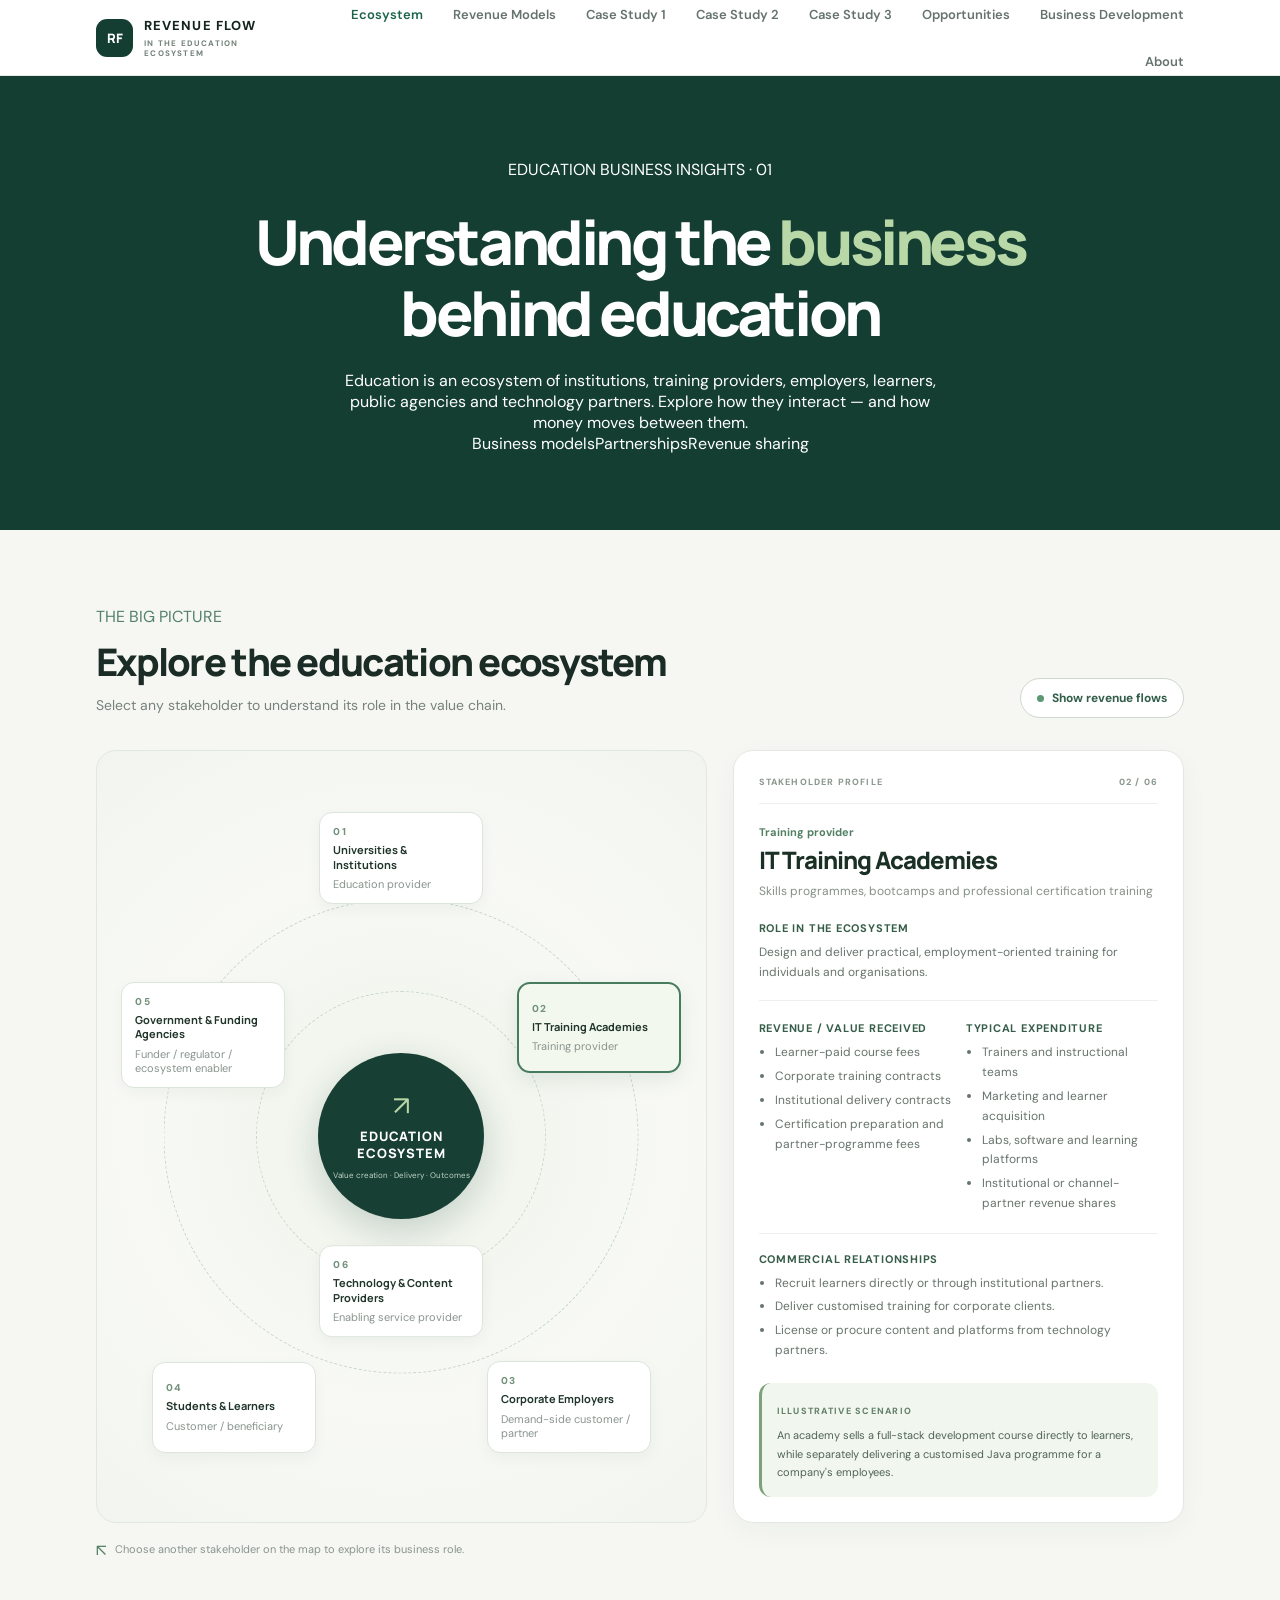
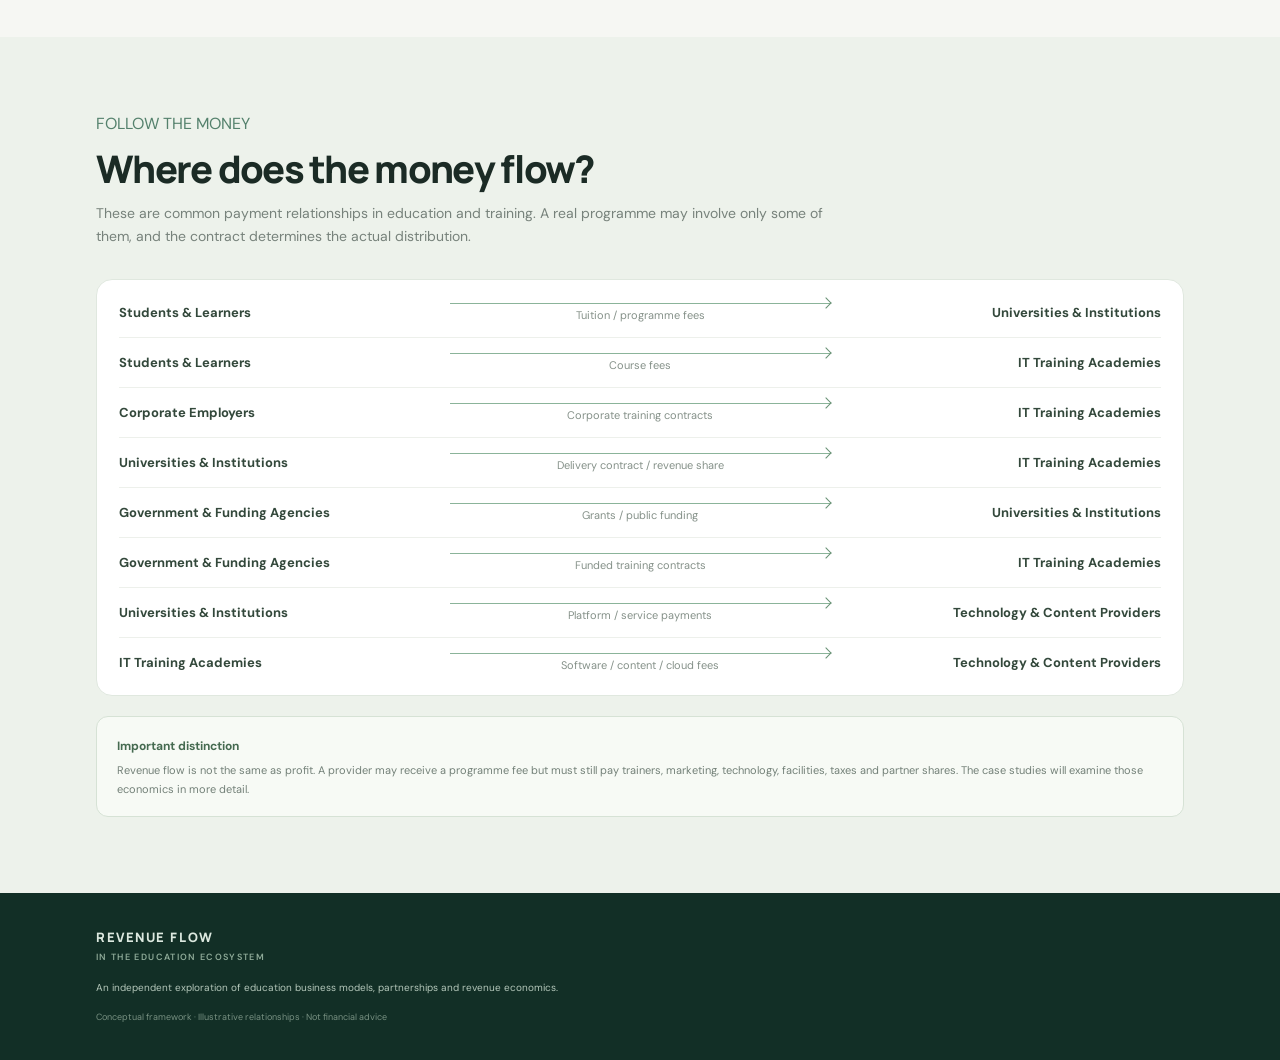
<file: index.html>
<!doctype html>
<html lang="en">
<head>
  <meta charset="utf-8">
  <meta name="viewport" content="width=device-width, initial-scale=1">
  <meta name="description" content="Explore education business models, partnerships, revenue sharing and growth opportunities.">
  <title>Revenue Flow in the Education Ecosystem</title>
  <link rel="stylesheet" href="style.css"><link rel="stylesheet" href="pages.css">
</head>
<body>
  <div class="site-shell">
    <header class="topbar">
      <a class="brand" href="index.html" aria-label="Revenue Flow home">
        <span class="brand-mark">RF</span><span>REVENUE FLOW<small>IN THE EDUCATION ECOSYSTEM</small></span>
      </a>
      <nav class="site-nav"><a class="active" href="index.html">Ecosystem</a><a class="" href="revenue-models.html">Revenue Models</a><a class="" href="case-study-1.html">Case Study 1</a><a class="" href="case-study-2.html">Case Study 2</a><a class="" href="case-study-3.html">Case Study 3</a><a class="" href="opportunities.html">Opportunities</a><a class="" href="business-development.html">Business Development</a><a class="" href="about.html">About</a></nav>
    </header>
    <main id="home">
      <section class="hero">
        <div class="eyebrow">EDUCATION BUSINESS INSIGHTS · 01</div>
        <h1>Understanding the <em>business</em><br>behind education</h1>
        <p class="hero-copy">Education is an ecosystem of institutions, training providers, employers, learners, public agencies and technology partners. Explore how they interact — and how money moves between them.</p>
        <div class="hero-tags"><span>Business models</span><span>Partnerships</span><span>Revenue sharing</span></div>
      </section>
      <section class="section" id="ecosystem">
        <div class="section-heading"><div><div class="eyebrow">THE BIG PICTURE</div><h2>Explore the education ecosystem</h2><p>Select any stakeholder to understand its role in the value chain.</p></div>
          <button class="flow-toggle" id="flowToggle"><span class="toggle-dot"></span>Show revenue flows</button>
        </div>
        <div class="ecosystem-layout" id="ecosystemLayout">
          <div class="ecosystem-center">
            <div class="orbit orbit-one"></div><div class="orbit orbit-two"></div>
            <div class="center-core"><span class="core-icon">↗</span><strong>EDUCATION<br>ECOSYSTEM</strong><small>Value creation · Delivery · Outcomes</small></div>
            <div id="stakeholderNodes"></div>
            <div class="flow-note" id="flowNote" hidden>Illustrative payment relationships — not every relationship applies to every programme.</div>
          </div>
          <aside class="selection-card" id="selectionCard"></aside>
        </div>
        <div class="interaction-hint"><span>↖</span> Choose another stakeholder on the map to explore its business role.</div>
      </section>
      <section class="section flow-section" id="flows">
        <div class="eyebrow">FOLLOW THE MONEY</div><h2>Where does the money flow?</h2>
        <p class="section-intro">These are common payment relationships in education and training. A real programme may involve only some of them, and the contract determines the actual distribution.</p>
        <div class="flow-list" id="flowList"></div>
        <div class="disclaimer"><strong>Important distinction</strong><p>Revenue flow is not the same as profit. A provider may receive a programme fee but must still pay trainers, marketing, technology, facilities, taxes and partner shares. The case studies will examine those economics in more detail.</p></div>
      </section>
      <footer><div class="footer-brand">REVENUE FLOW<span>IN THE EDUCATION ECOSYSTEM</span></div><p>An independent exploration of education business models, partnerships and revenue economics.</p><small>Conceptual framework · Illustrative relationships · Not financial advice</small></footer>
    </main>
  </div>
  <script src="script.js"></script>
</body>
</html>
</file>
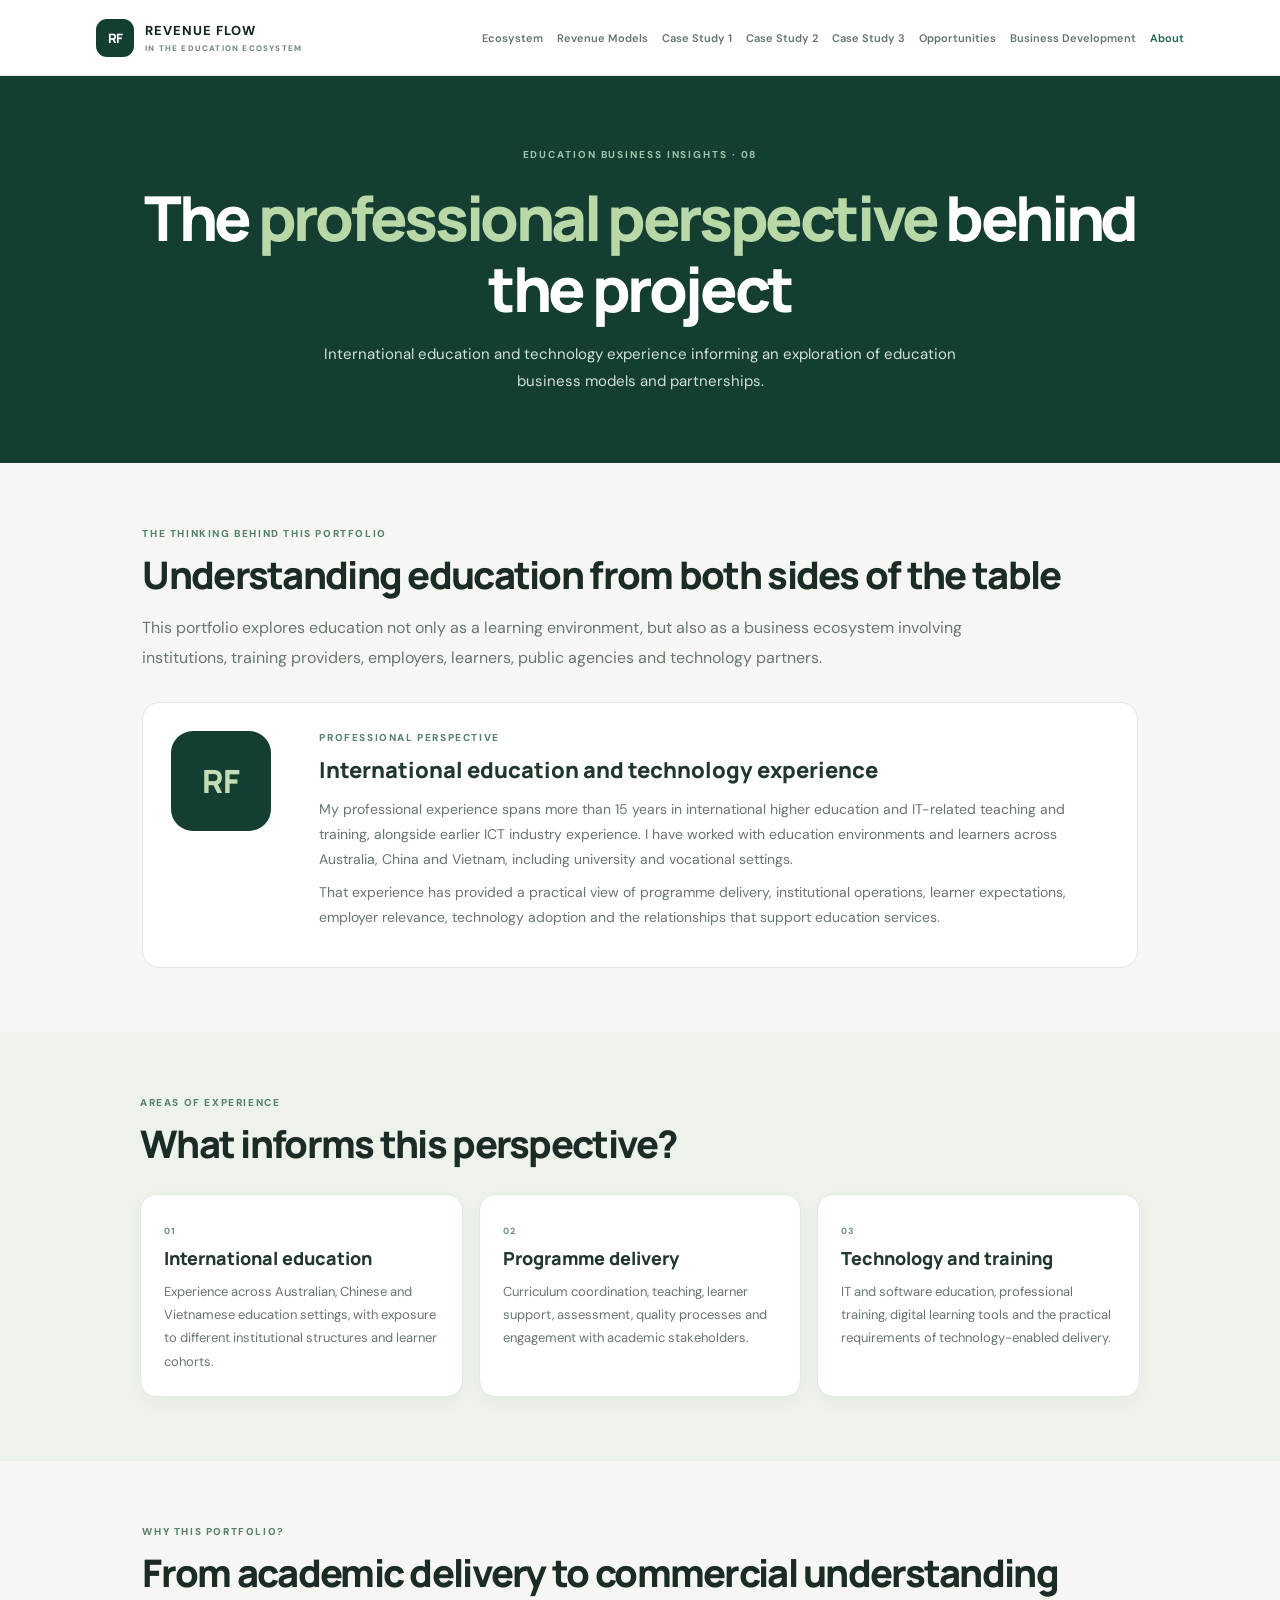
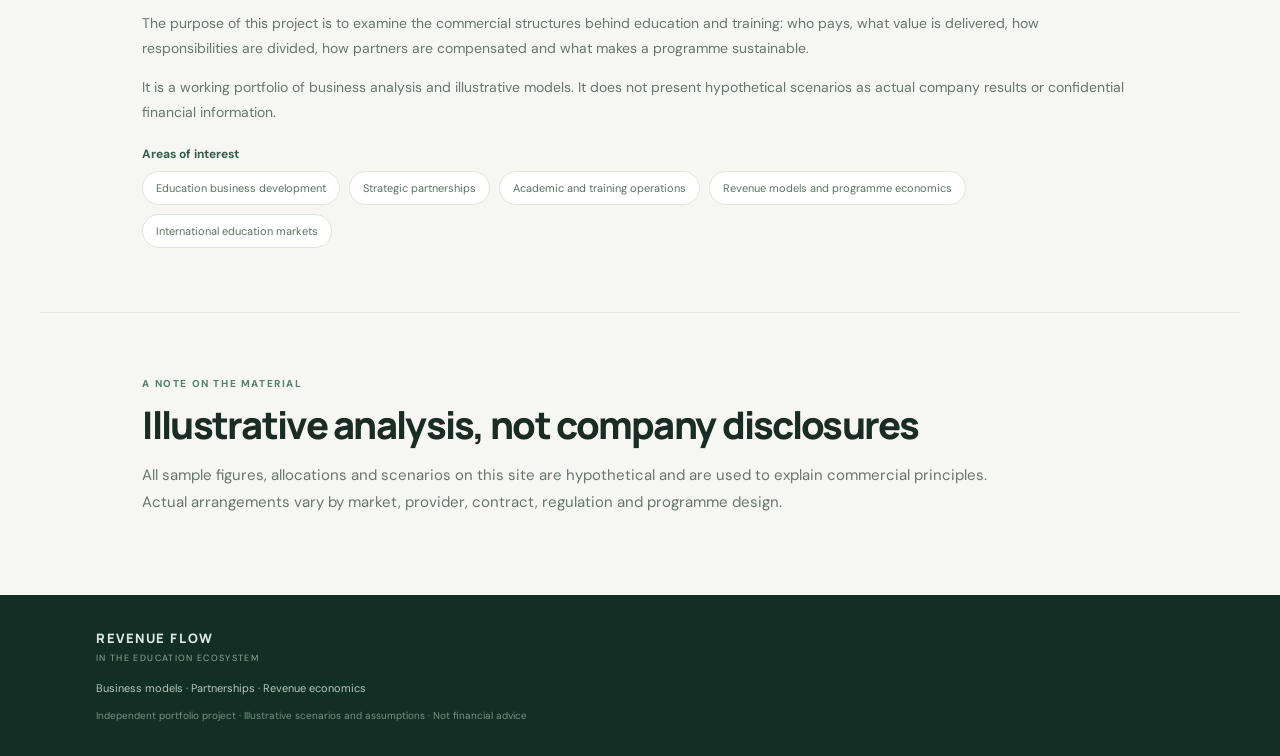
<file: about.html>
<!doctype html><html lang="en"><head><meta charset="utf-8"><meta name="viewport" content="width=device-width, initial-scale=1"><meta name="description" content="International education and technology experience informing an exploration of education business models and partnerships."><title>About This Portfolio | Revenue Flow</title><link rel="stylesheet" href="style.css"><link rel="stylesheet" href="pages.css"></head><body><div class="rm-page"><header class="rm-top"><a class="rm-brand" href="index.html"><span class="rm-mark">RF</span><span>REVENUE FLOW<small>IN THE EDUCATION ECOSYSTEM</small></span></a><nav class="rm-nav"><a class="" href="index.html">Ecosystem</a><a class="" href="revenue-models.html">Revenue Models</a><a class="" href="case-study-1.html">Case Study 1</a><a class="" href="case-study-2.html">Case Study 2</a><a class="" href="case-study-3.html">Case Study 3</a><a class="" href="opportunities.html">Opportunities</a><a class="" href="business-development.html">Business Development</a><a class="current" href="about.html">About</a></nav></header><section class="rm-hero"><div class="rm-eyebrow">EDUCATION BUSINESS INSIGHTS · 08</div><h1>The <em>professional perspective</em> behind the project</h1><p>International education and technology experience informing an exploration of education business models and partnerships.</p></section><main class="content-main"><section class="content-section"><div class="content-kicker">THE THINKING BEHIND THIS PORTFOLIO</div><h2>Understanding education from both sides of the table</h2><p class="lead">This portfolio explores education not only as a learning environment, but also as a business ecosystem involving institutions, training providers, employers, learners, public agencies and technology partners.</p><div class="profile-panel"><div class="profile-monogram">RF</div><div><div class="content-kicker">PROFESSIONAL PERSPECTIVE</div><h3>International education and technology experience</h3><p>My professional experience spans more than 15 years in international higher education and IT-related teaching and training, alongside earlier ICT industry experience. I have worked with education environments and learners across Australia, China and Vietnam, including university and vocational settings.</p><p>That experience has provided a practical view of programme delivery, institutional operations, learner expectations, employer relevance, technology adoption and the relationships that support education services.</p></div></div></section>
<section class="content-section soft"><div class="content-kicker">AREAS OF EXPERIENCE</div><h2>What informs this perspective?</h2><div class="scenario-grid"><article><span class="scenario-no">01</span><h3>International education</h3><p>Experience across Australian, Chinese and Vietnamese education settings, with exposure to different institutional structures and learner cohorts.</p></article><article><span class="scenario-no">02</span><h3>Programme delivery</h3><p>Curriculum coordination, teaching, learner support, assessment, quality processes and engagement with academic stakeholders.</p></article><article><span class="scenario-no">03</span><h3>Technology and training</h3><p>IT and software education, professional training, digital learning tools and the practical requirements of technology-enabled delivery.</p></article></div></section>
<section class="content-section"><div class="content-kicker">WHY THIS PORTFOLIO?</div><h2>From academic delivery to commercial understanding</h2><p>The purpose of this project is to examine the commercial structures behind education and training: who pays, what value is delivered, how responsibilities are divided, how partners are compensated and what makes a programme sustainable.</p><p>It is a working portfolio of business analysis and illustrative models. It does not present hypothetical scenarios as actual company results or confidential financial information.</p><div class="profile-focus"><strong>Areas of interest</strong><span>Education business development</span><span>Strategic partnerships</span><span>Academic and training operations</span><span>Revenue models and programme economics</span><span>International education markets</span></div></section>
<section class="content-section takeaway"><div class="content-kicker">A NOTE ON THE MATERIAL</div><h2>Illustrative analysis, not company disclosures</h2><p>All sample figures, allocations and scenarios on this site are hypothetical and are used to explain commercial principles. Actual arrangements vary by market, provider, contract, regulation and programme design.</p></section></main><footer class="rm-footer"><div><strong>REVENUE FLOW</strong><span>IN THE EDUCATION ECOSYSTEM</span></div><p>Business models · Partnerships · Revenue economics</p><small>Independent portfolio project · Illustrative scenarios and assumptions · Not financial advice</small></footer></div></body></html>
</file>
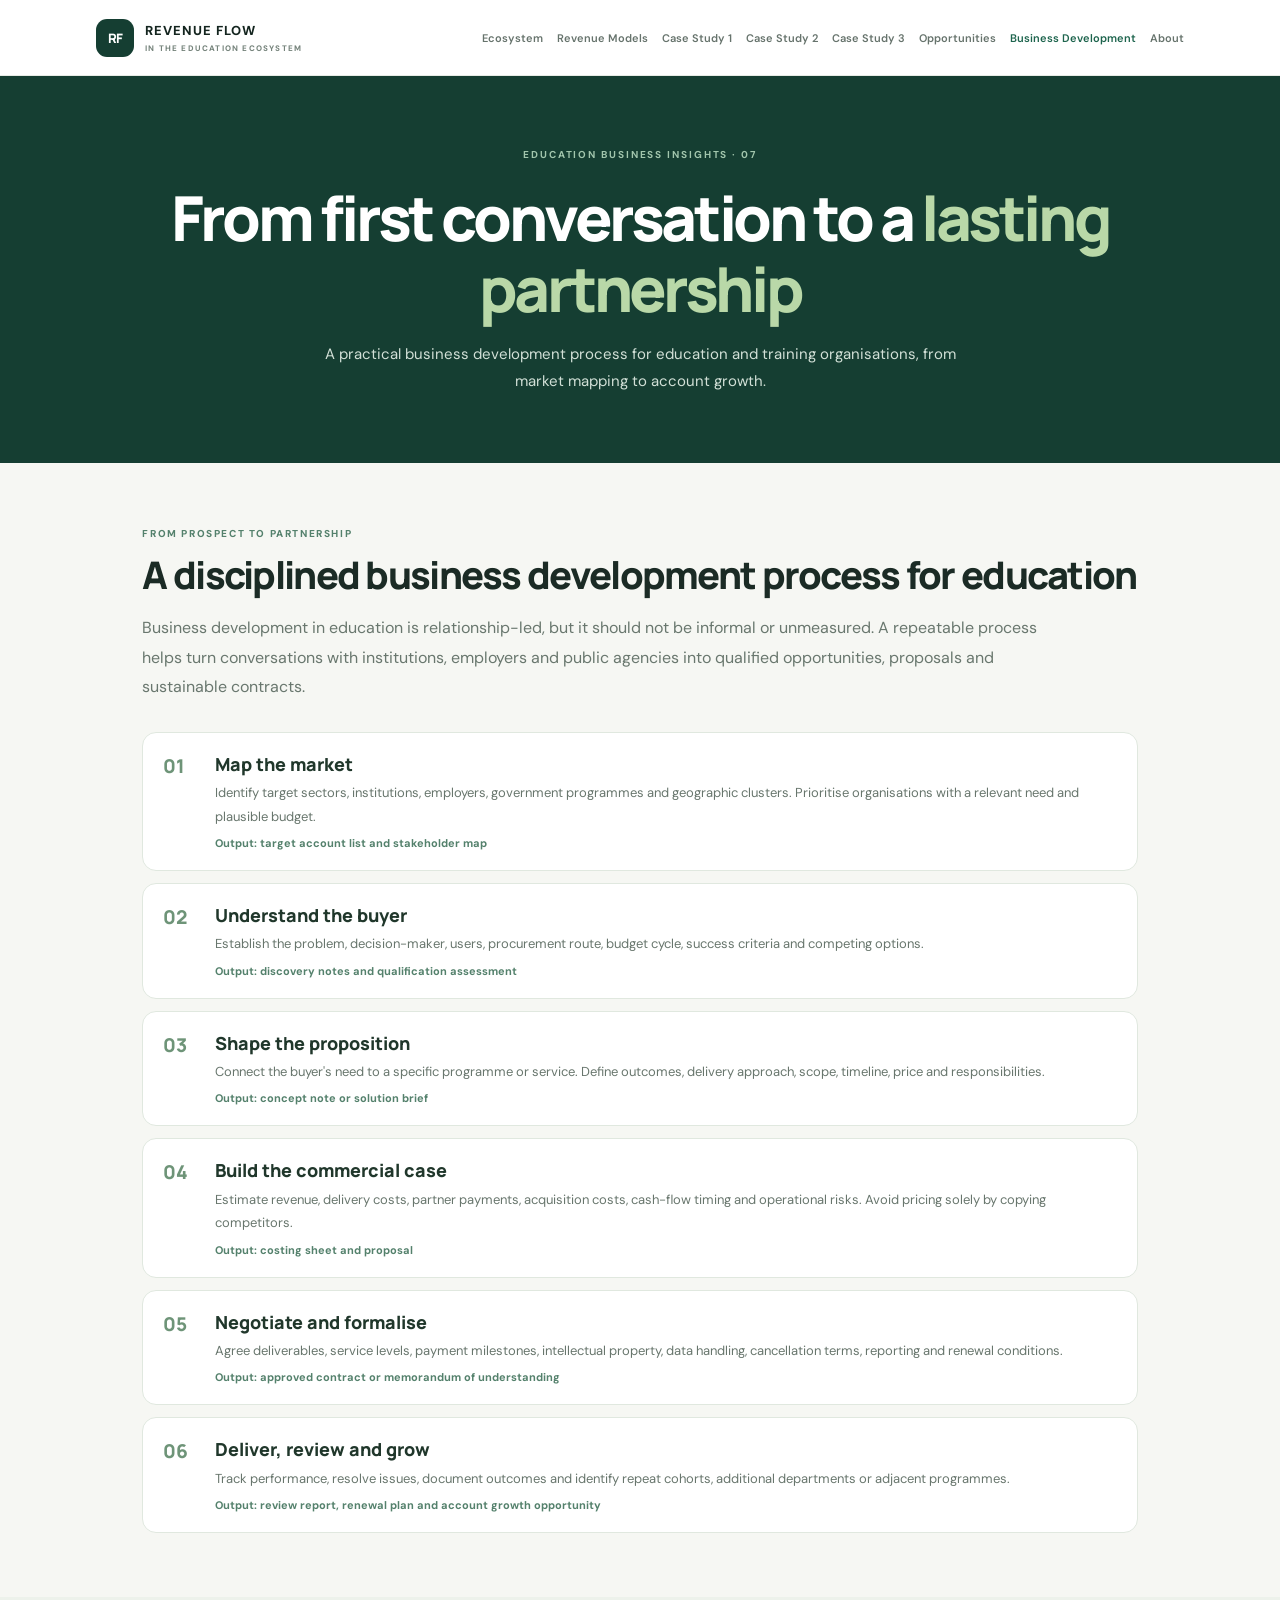
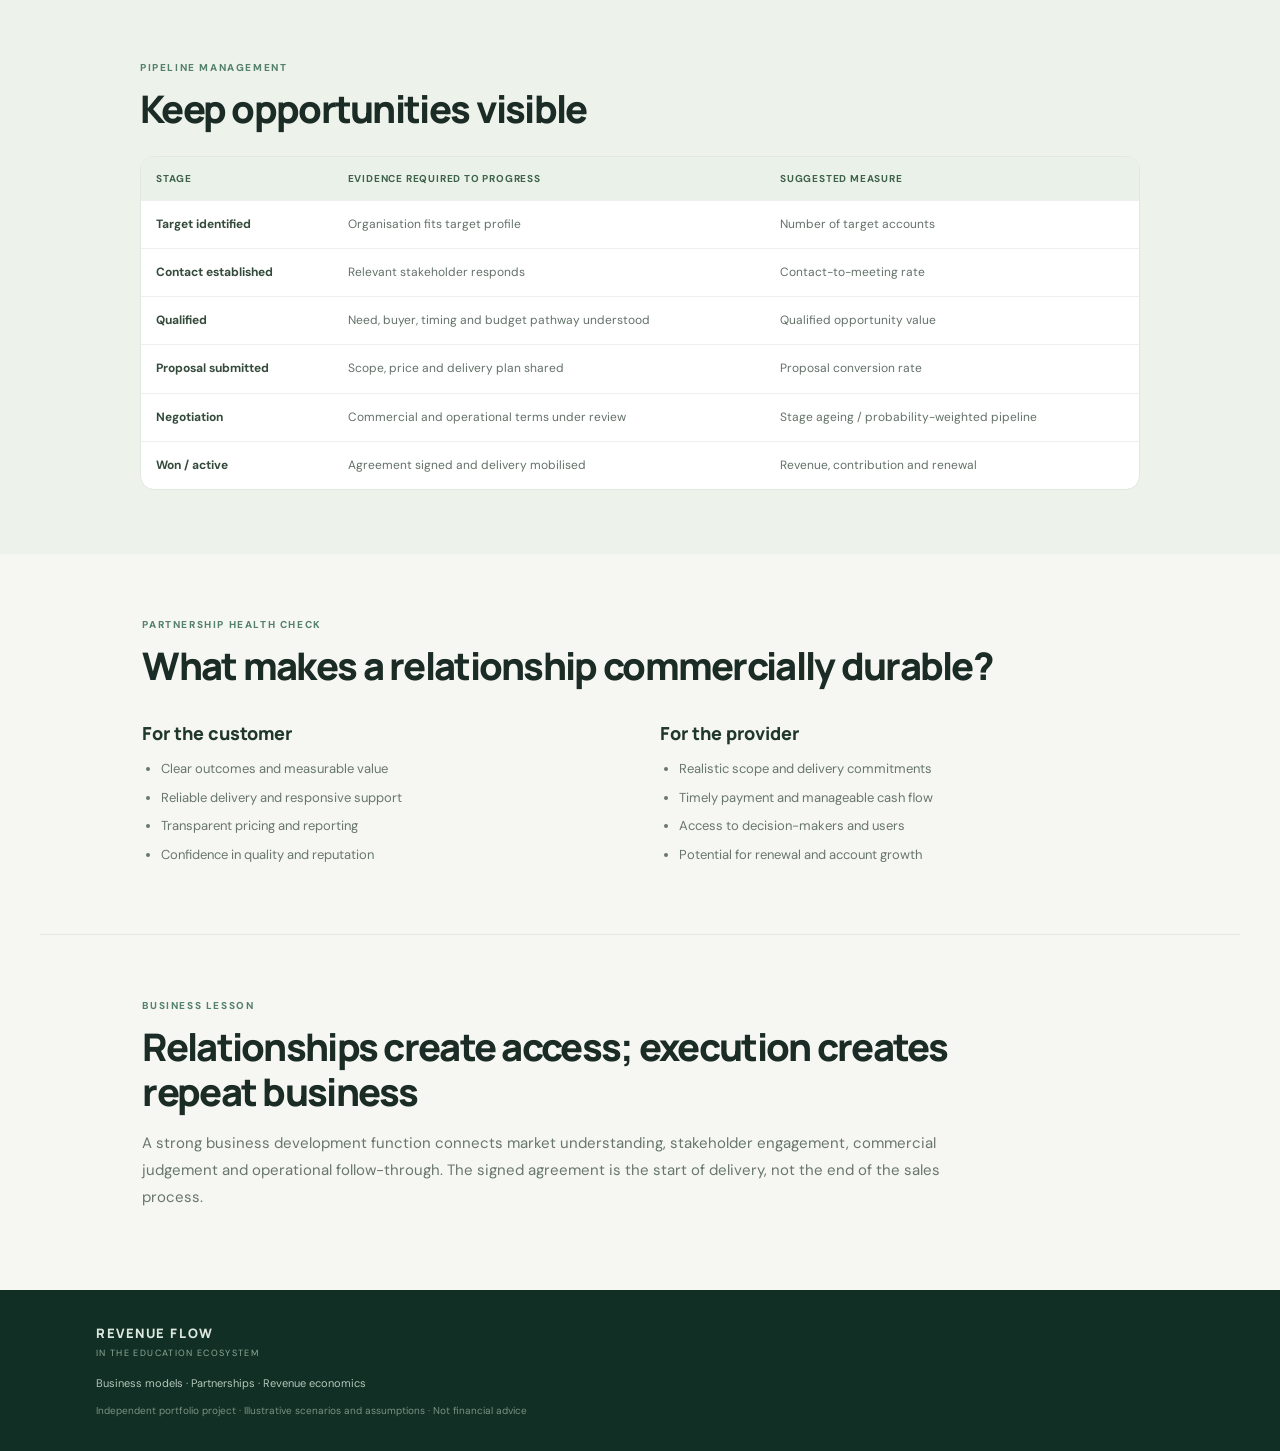
<file: business-development.html>
<!doctype html><html lang="en"><head><meta charset="utf-8"><meta name="viewport" content="width=device-width, initial-scale=1"><meta name="description" content="A practical business development process for education and training organisations, from market mapping to account growth."><title>Business Development Strategy | Revenue Flow</title><link rel="stylesheet" href="style.css"><link rel="stylesheet" href="pages.css"></head><body><div class="rm-page"><header class="rm-top"><a class="rm-brand" href="index.html"><span class="rm-mark">RF</span><span>REVENUE FLOW<small>IN THE EDUCATION ECOSYSTEM</small></span></a><nav class="rm-nav"><a class="" href="index.html">Ecosystem</a><a class="" href="revenue-models.html">Revenue Models</a><a class="" href="case-study-1.html">Case Study 1</a><a class="" href="case-study-2.html">Case Study 2</a><a class="" href="case-study-3.html">Case Study 3</a><a class="" href="opportunities.html">Opportunities</a><a class="current" href="business-development.html">Business Development</a><a class="" href="about.html">About</a></nav></header><section class="rm-hero"><div class="rm-eyebrow">EDUCATION BUSINESS INSIGHTS · 07</div><h1>From first conversation to a <em>lasting partnership</em></h1><p>A practical business development process for education and training organisations, from market mapping to account growth.</p></section><main class="content-main"><section class="content-section"><div class="content-kicker">FROM PROSPECT TO PARTNERSHIP</div><h2>A disciplined business development process for education</h2><p class="lead">Business development in education is relationship-led, but it should not be informal or unmeasured. A repeatable process helps turn conversations with institutions, employers and public agencies into qualified opportunities, proposals and sustainable contracts.</p><div class="process-list"><article><b>01</b><div><h3>Map the market</h3><p>Identify target sectors, institutions, employers, government programmes and geographic clusters. Prioritise organisations with a relevant need and plausible budget.</p><small>Output: target account list and stakeholder map</small></div></article><article><b>02</b><div><h3>Understand the buyer</h3><p>Establish the problem, decision-maker, users, procurement route, budget cycle, success criteria and competing options.</p><small>Output: discovery notes and qualification assessment</small></div></article><article><b>03</b><div><h3>Shape the proposition</h3><p>Connect the buyer's need to a specific programme or service. Define outcomes, delivery approach, scope, timeline, price and responsibilities.</p><small>Output: concept note or solution brief</small></div></article><article><b>04</b><div><h3>Build the commercial case</h3><p>Estimate revenue, delivery costs, partner payments, acquisition costs, cash-flow timing and operational risks. Avoid pricing solely by copying competitors.</p><small>Output: costing sheet and proposal</small></div></article><article><b>05</b><div><h3>Negotiate and formalise</h3><p>Agree deliverables, service levels, payment milestones, intellectual property, data handling, cancellation terms, reporting and renewal conditions.</p><small>Output: approved contract or memorandum of understanding</small></div></article><article><b>06</b><div><h3>Deliver, review and grow</h3><p>Track performance, resolve issues, document outcomes and identify repeat cohorts, additional departments or adjacent programmes.</p><small>Output: review report, renewal plan and account growth opportunity</small></div></article></div></section>
<section class="content-section soft"><div class="content-kicker">PIPELINE MANAGEMENT</div><h2>Keep opportunities visible</h2><div class="data-table-wrap"><table class="data-table"><thead><tr><th>Stage</th><th>Evidence required to progress</th><th>Suggested measure</th></tr></thead><tbody><tr><td>Target identified</td><td>Organisation fits target profile</td><td>Number of target accounts</td></tr><tr><td>Contact established</td><td>Relevant stakeholder responds</td><td>Contact-to-meeting rate</td></tr><tr><td>Qualified</td><td>Need, buyer, timing and budget pathway understood</td><td>Qualified opportunity value</td></tr><tr><td>Proposal submitted</td><td>Scope, price and delivery plan shared</td><td>Proposal conversion rate</td></tr><tr><td>Negotiation</td><td>Commercial and operational terms under review</td><td>Stage ageing / probability-weighted pipeline</td></tr><tr><td>Won / active</td><td>Agreement signed and delivery mobilised</td><td>Revenue, contribution and renewal</td></tr></tbody></table></div></section>
<section class="content-section"><div class="content-kicker">PARTNERSHIP HEALTH CHECK</div><h2>What makes a relationship commercially durable?</h2><div class="two-col"><div><h3>For the customer</h3><ul><li>Clear outcomes and measurable value</li><li>Reliable delivery and responsive support</li><li>Transparent pricing and reporting</li><li>Confidence in quality and reputation</li></ul></div><div><h3>For the provider</h3><ul><li>Realistic scope and delivery commitments</li><li>Timely payment and manageable cash flow</li><li>Access to decision-makers and users</li><li>Potential for renewal and account growth</li></ul></div></div></section>
<section class="content-section takeaway"><div class="content-kicker">BUSINESS LESSON</div><h2>Relationships create access; execution creates repeat business</h2><p>A strong business development function connects market understanding, stakeholder engagement, commercial judgement and operational follow-through. The signed agreement is the start of delivery, not the end of the sales process.</p></section></main><footer class="rm-footer"><div><strong>REVENUE FLOW</strong><span>IN THE EDUCATION ECOSYSTEM</span></div><p>Business models · Partnerships · Revenue economics</p><small>Independent portfolio project · Illustrative scenarios and assumptions · Not financial advice</small></footer></div></body></html>
</file>
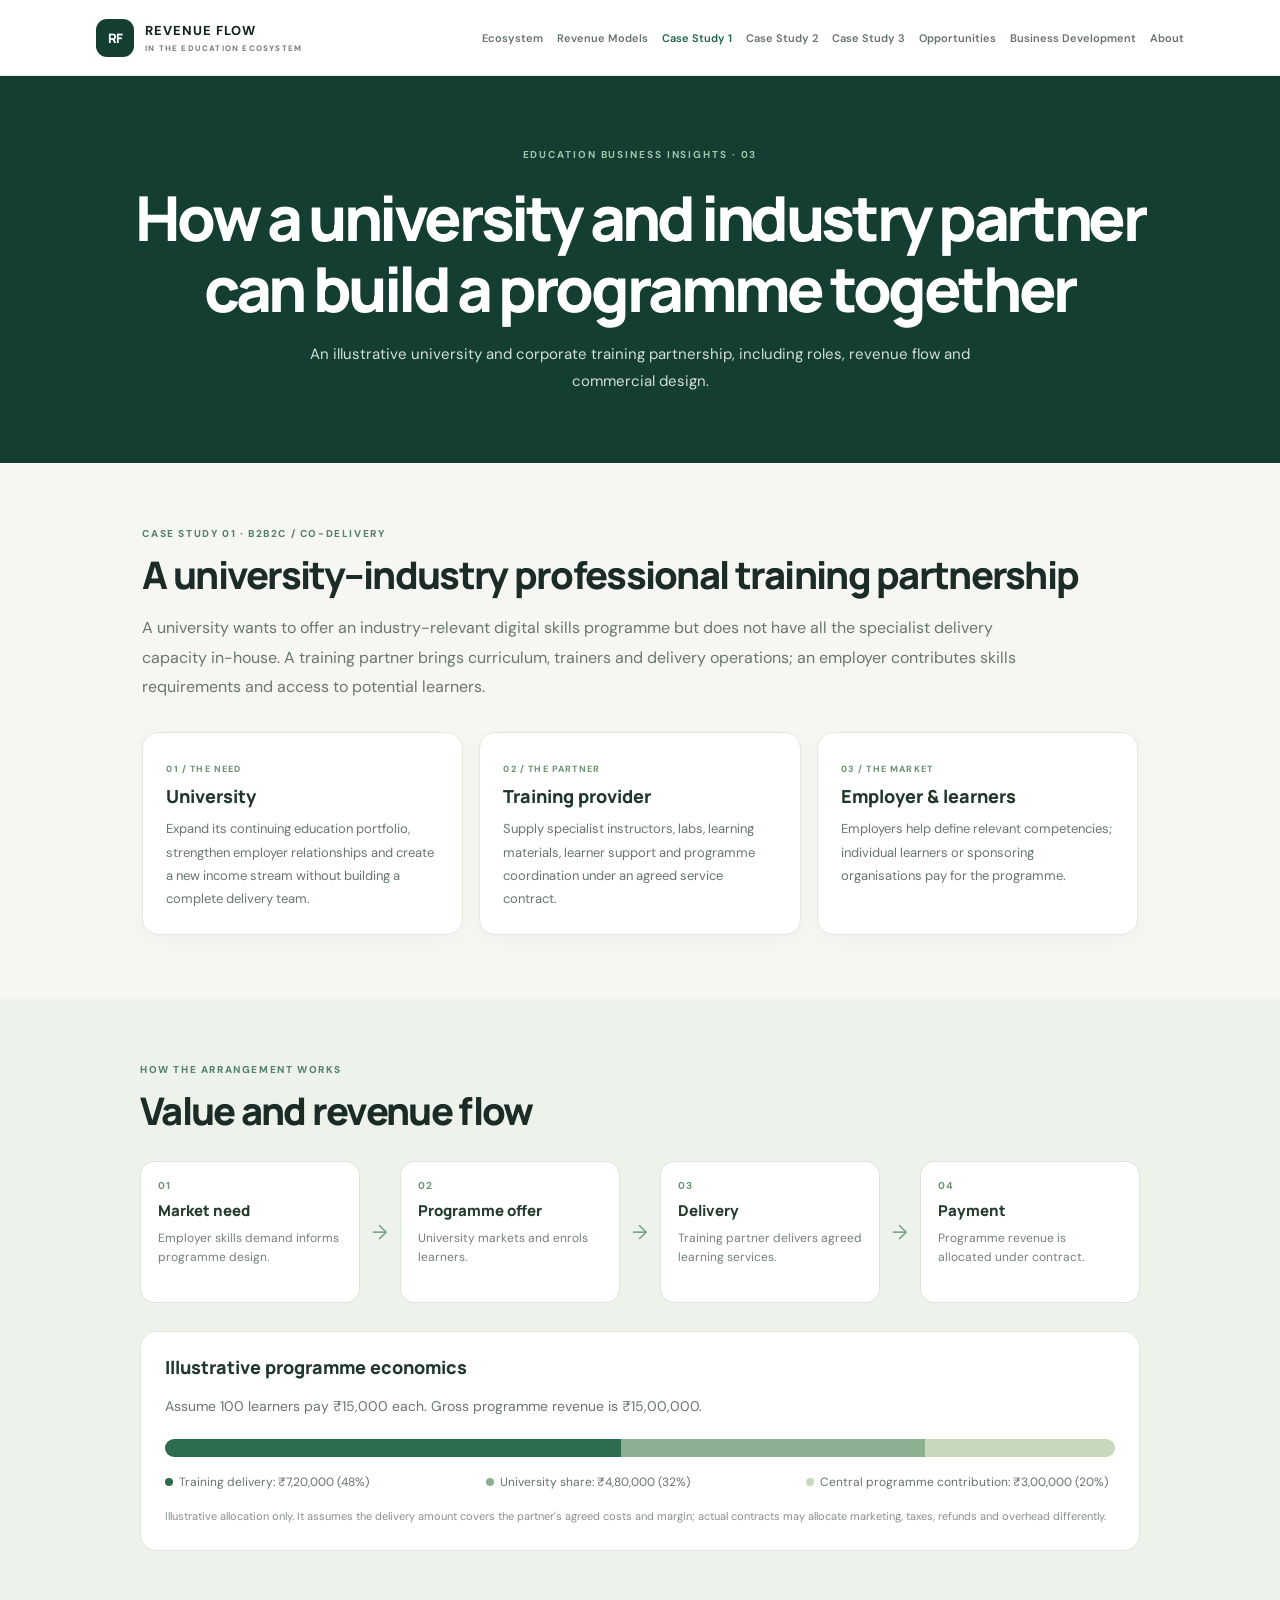
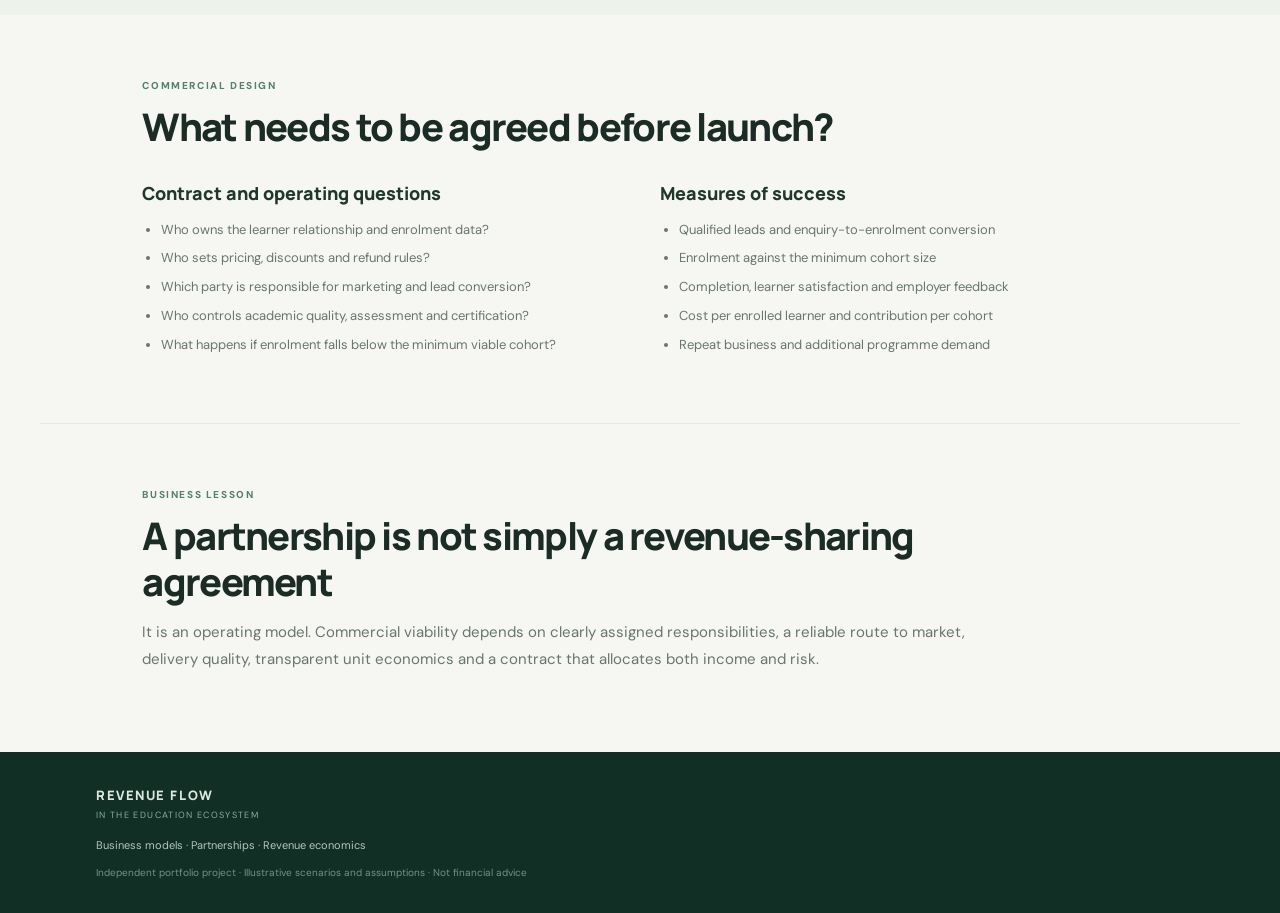
<file: case-study-1.html>
<!doctype html><html lang="en"><head><meta charset="utf-8"><meta name="viewport" content="width=device-width, initial-scale=1"><meta name="description" content="An illustrative university and corporate training partnership, including roles, revenue flow and commercial design."><title>University–Industry Partnership | Revenue Flow</title><link rel="stylesheet" href="style.css"><link rel="stylesheet" href="pages.css"></head><body><div class="rm-page"><header class="rm-top"><a class="rm-brand" href="index.html"><span class="rm-mark">RF</span><span>REVENUE FLOW<small>IN THE EDUCATION ECOSYSTEM</small></span></a><nav class="rm-nav"><a class="" href="index.html">Ecosystem</a><a class="" href="revenue-models.html">Revenue Models</a><a class="current" href="case-study-1.html">Case Study 1</a><a class="" href="case-study-2.html">Case Study 2</a><a class="" href="case-study-3.html">Case Study 3</a><a class="" href="opportunities.html">Opportunities</a><a class="" href="business-development.html">Business Development</a><a class="" href="about.html">About</a></nav></header><section class="rm-hero"><div class="rm-eyebrow">EDUCATION BUSINESS INSIGHTS · 03</div><h1>How a university and industry partner can build a programme together</h1><p>An illustrative university and corporate training partnership, including roles, revenue flow and commercial design.</p></section><main class="content-main">
<section class="content-section"><div class="content-kicker">CASE STUDY 01 · B2B2C / CO-DELIVERY</div><h2>A university–industry professional training partnership</h2><p class="lead">A university wants to offer an industry-relevant digital skills programme but does not have all the specialist delivery capacity in-house. A training partner brings curriculum, trainers and delivery operations; an employer contributes skills requirements and access to potential learners.</p>
<div class="scenario-grid"><article><span class="scenario-no">01 / THE NEED</span><h3>University</h3><p>Expand its continuing education portfolio, strengthen employer relationships and create a new income stream without building a complete delivery team.</p></article><article><span class="scenario-no">02 / THE PARTNER</span><h3>Training provider</h3><p>Supply specialist instructors, labs, learning materials, learner support and programme coordination under an agreed service contract.</p></article><article><span class="scenario-no">03 / THE MARKET</span><h3>Employer & learners</h3><p>Employers help define relevant competencies; individual learners or sponsoring organisations pay for the programme.</p></article></div></section>
<section class="content-section soft"><div class="content-kicker">HOW THE ARRANGEMENT WORKS</div><h2>Value and revenue flow</h2><div class="flow-steps"><div><b>01</b><strong>Market need</strong><span>Employer skills demand informs programme design.</span></div><i>→</i><div><b>02</b><strong>Programme offer</strong><span>University markets and enrols learners.</span></div><i>→</i><div><b>03</b><strong>Delivery</strong><span>Training partner delivers agreed learning services.</span></div><i>→</i><div><b>04</b><strong>Payment</strong><span>Programme revenue is allocated under contract.</span></div></div>
<div class="allocation"><h3>Illustrative programme economics</h3><p>Assume 100 learners pay ₹15,000 each. Gross programme revenue is ₹15,00,000.</p><div class="allocation-bar"><span style="width:48%"></span><span style="width:32%"></span><span style="width:20%"></span></div><div class="allocation-legend"><span><i class="a1"></i>Training delivery: ₹7,20,000 (48%)</span><span><i class="a2"></i>University share: ₹4,80,000 (32%)</span><span><i class="a3"></i>Central programme contribution: ₹3,00,000 (20%)</span></div><small>Illustrative allocation only. It assumes the delivery amount covers the partner's agreed costs and margin; actual contracts may allocate marketing, taxes, refunds and overhead differently.</small></div></section>
<section class="content-section"><div class="content-kicker">COMMERCIAL DESIGN</div><h2>What needs to be agreed before launch?</h2><div class="two-col"><div><h3>Contract and operating questions</h3><ul><li>Who owns the learner relationship and enrolment data?</li><li>Who sets pricing, discounts and refund rules?</li><li>Which party is responsible for marketing and lead conversion?</li><li>Who controls academic quality, assessment and certification?</li><li>What happens if enrolment falls below the minimum viable cohort?</li></ul></div><div><h3>Measures of success</h3><ul><li>Qualified leads and enquiry-to-enrolment conversion</li><li>Enrolment against the minimum cohort size</li><li>Completion, learner satisfaction and employer feedback</li><li>Cost per enrolled learner and contribution per cohort</li><li>Repeat business and additional programme demand</li></ul></div></div></section>
<section class="content-section takeaway"><div class="content-kicker">BUSINESS LESSON</div><h2>A partnership is not simply a revenue-sharing agreement</h2><p>It is an operating model. Commercial viability depends on clearly assigned responsibilities, a reliable route to market, delivery quality, transparent unit economics and a contract that allocates both income and risk.</p></section></main><footer class="rm-footer"><div><strong>REVENUE FLOW</strong><span>IN THE EDUCATION ECOSYSTEM</span></div><p>Business models · Partnerships · Revenue economics</p><small>Independent portfolio project · Illustrative scenarios and assumptions · Not financial advice</small></footer></div></body></html>
</file>
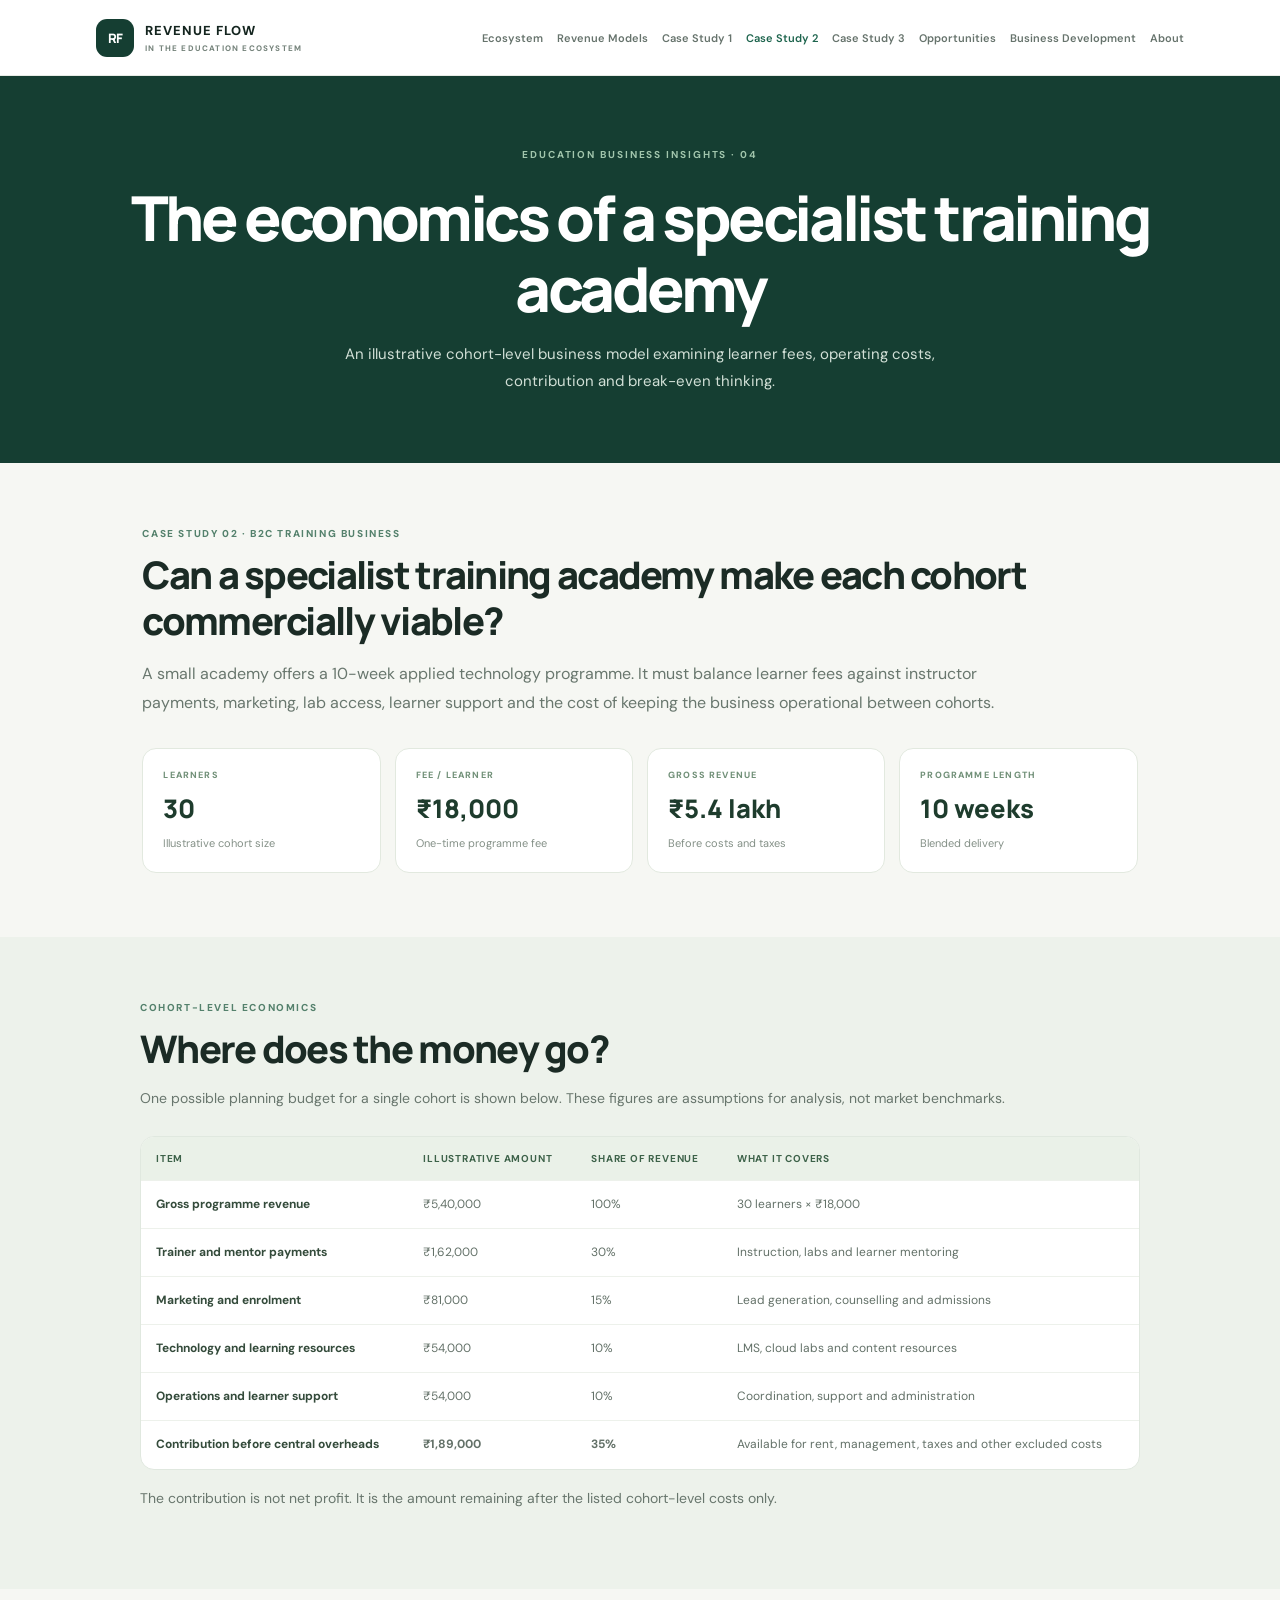
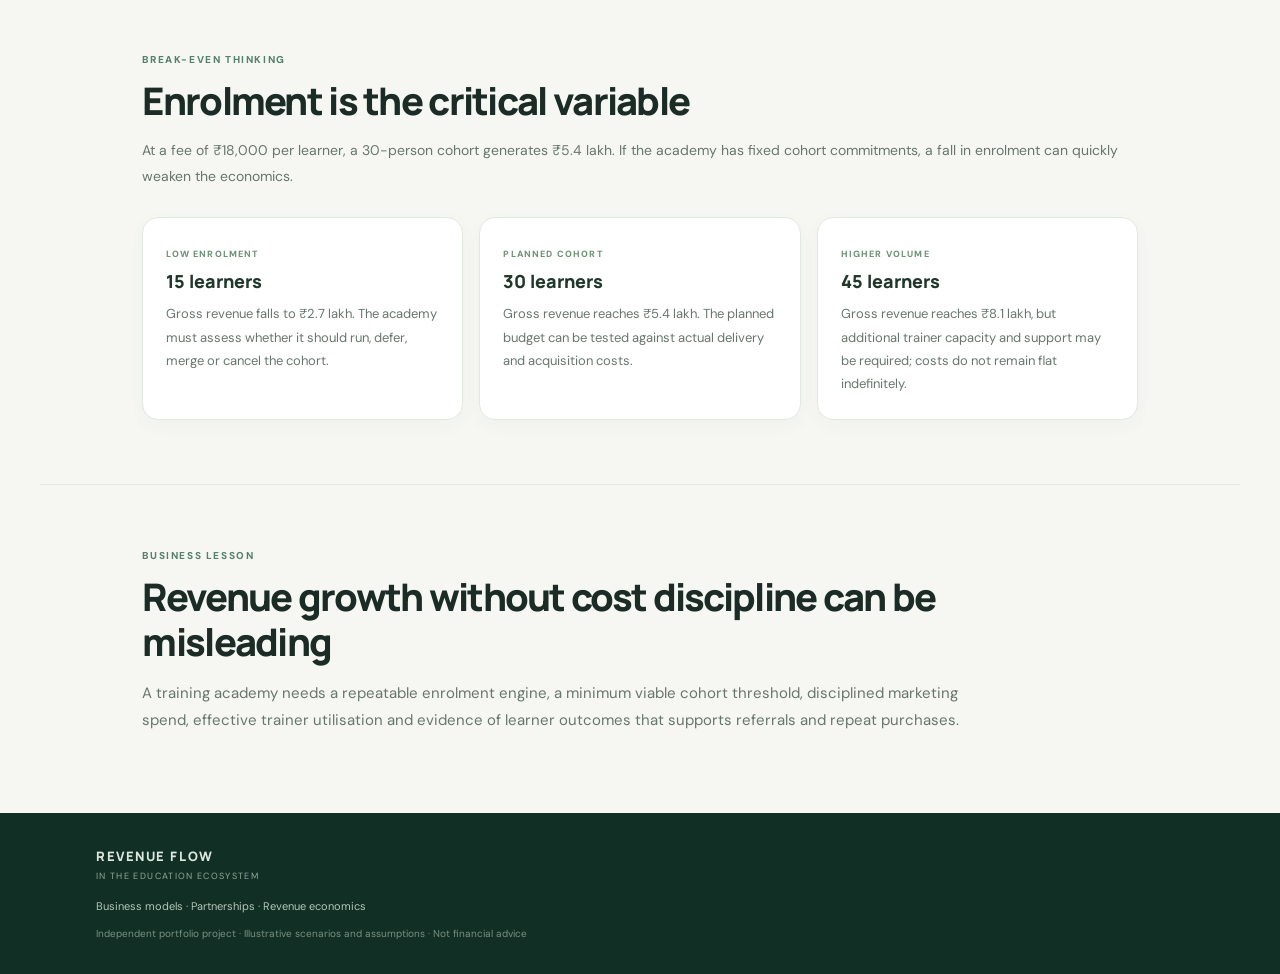
<file: case-study-2.html>
<!doctype html><html lang="en"><head><meta charset="utf-8"><meta name="viewport" content="width=device-width, initial-scale=1"><meta name="description" content="An illustrative cohort-level business model examining learner fees, operating costs, contribution and break-even thinking."><title>Training Academy Economics | Revenue Flow</title><link rel="stylesheet" href="style.css"><link rel="stylesheet" href="pages.css"></head><body><div class="rm-page"><header class="rm-top"><a class="rm-brand" href="index.html"><span class="rm-mark">RF</span><span>REVENUE FLOW<small>IN THE EDUCATION ECOSYSTEM</small></span></a><nav class="rm-nav"><a class="" href="index.html">Ecosystem</a><a class="" href="revenue-models.html">Revenue Models</a><a class="" href="case-study-1.html">Case Study 1</a><a class="current" href="case-study-2.html">Case Study 2</a><a class="" href="case-study-3.html">Case Study 3</a><a class="" href="opportunities.html">Opportunities</a><a class="" href="business-development.html">Business Development</a><a class="" href="about.html">About</a></nav></header><section class="rm-hero"><div class="rm-eyebrow">EDUCATION BUSINESS INSIGHTS · 04</div><h1>The economics of a specialist training academy</h1><p>An illustrative cohort-level business model examining learner fees, operating costs, contribution and break-even thinking.</p></section><main class="content-main">
<section class="content-section"><div class="content-kicker">CASE STUDY 02 · B2C TRAINING BUSINESS</div><h2>Can a specialist training academy make each cohort commercially viable?</h2><p class="lead">A small academy offers a 10-week applied technology programme. It must balance learner fees against instructor payments, marketing, lab access, learner support and the cost of keeping the business operational between cohorts.</p><div class="metric-grid"><div><span>LEARNERS</span><strong>30</strong><small>Illustrative cohort size</small></div><div><span>FEE / LEARNER</span><strong>₹18,000</strong><small>One-time programme fee</small></div><div><span>GROSS REVENUE</span><strong>₹5.4 lakh</strong><small>Before costs and taxes</small></div><div><span>PROGRAMME LENGTH</span><strong>10 weeks</strong><small>Blended delivery</small></div></div></section>
<section class="content-section soft"><div class="content-kicker">COHORT-LEVEL ECONOMICS</div><h2>Where does the money go?</h2><p>One possible planning budget for a single cohort is shown below. These figures are assumptions for analysis, not market benchmarks.</p><div class="data-table-wrap"><table class="data-table"><thead><tr><th>Item</th><th>Illustrative amount</th><th>Share of revenue</th><th>What it covers</th></tr></thead><tbody><tr><td>Gross programme revenue</td><td>₹5,40,000</td><td>100%</td><td>30 learners × ₹18,000</td></tr><tr><td>Trainer and mentor payments</td><td>₹1,62,000</td><td>30%</td><td>Instruction, labs and learner mentoring</td></tr><tr><td>Marketing and enrolment</td><td>₹81,000</td><td>15%</td><td>Lead generation, counselling and admissions</td></tr><tr><td>Technology and learning resources</td><td>₹54,000</td><td>10%</td><td>LMS, cloud labs and content resources</td></tr><tr><td>Operations and learner support</td><td>₹54,000</td><td>10%</td><td>Coordination, support and administration</td></tr><tr><td><strong>Contribution before central overheads</strong></td><td><strong>₹1,89,000</strong></td><td><strong>35%</strong></td><td>Available for rent, management, taxes and other excluded costs</td></tr></tbody></table></div><p class="table-note">The contribution is not net profit. It is the amount remaining after the listed cohort-level costs only.</p></section>
<section class="content-section"><div class="content-kicker">BREAK-EVEN THINKING</div><h2>Enrolment is the critical variable</h2><p>At a fee of ₹18,000 per learner, a 30-person cohort generates ₹5.4 lakh. If the academy has fixed cohort commitments, a fall in enrolment can quickly weaken the economics.</p><div class="scenario-grid"><article><span class="scenario-no">LOW ENROLMENT</span><h3>15 learners</h3><p>Gross revenue falls to ₹2.7 lakh. The academy must assess whether it should run, defer, merge or cancel the cohort.</p></article><article><span class="scenario-no">PLANNED COHORT</span><h3>30 learners</h3><p>Gross revenue reaches ₹5.4 lakh. The planned budget can be tested against actual delivery and acquisition costs.</p></article><article><span class="scenario-no">HIGHER VOLUME</span><h3>45 learners</h3><p>Gross revenue reaches ₹8.1 lakh, but additional trainer capacity and support may be required; costs do not remain flat indefinitely.</p></article></div></section>
<section class="content-section takeaway"><div class="content-kicker">BUSINESS LESSON</div><h2>Revenue growth without cost discipline can be misleading</h2><p>A training academy needs a repeatable enrolment engine, a minimum viable cohort threshold, disciplined marketing spend, effective trainer utilisation and evidence of learner outcomes that supports referrals and repeat purchases.</p></section></main><footer class="rm-footer"><div><strong>REVENUE FLOW</strong><span>IN THE EDUCATION ECOSYSTEM</span></div><p>Business models · Partnerships · Revenue economics</p><small>Independent portfolio project · Illustrative scenarios and assumptions · Not financial advice</small></footer></div></body></html>
</file>
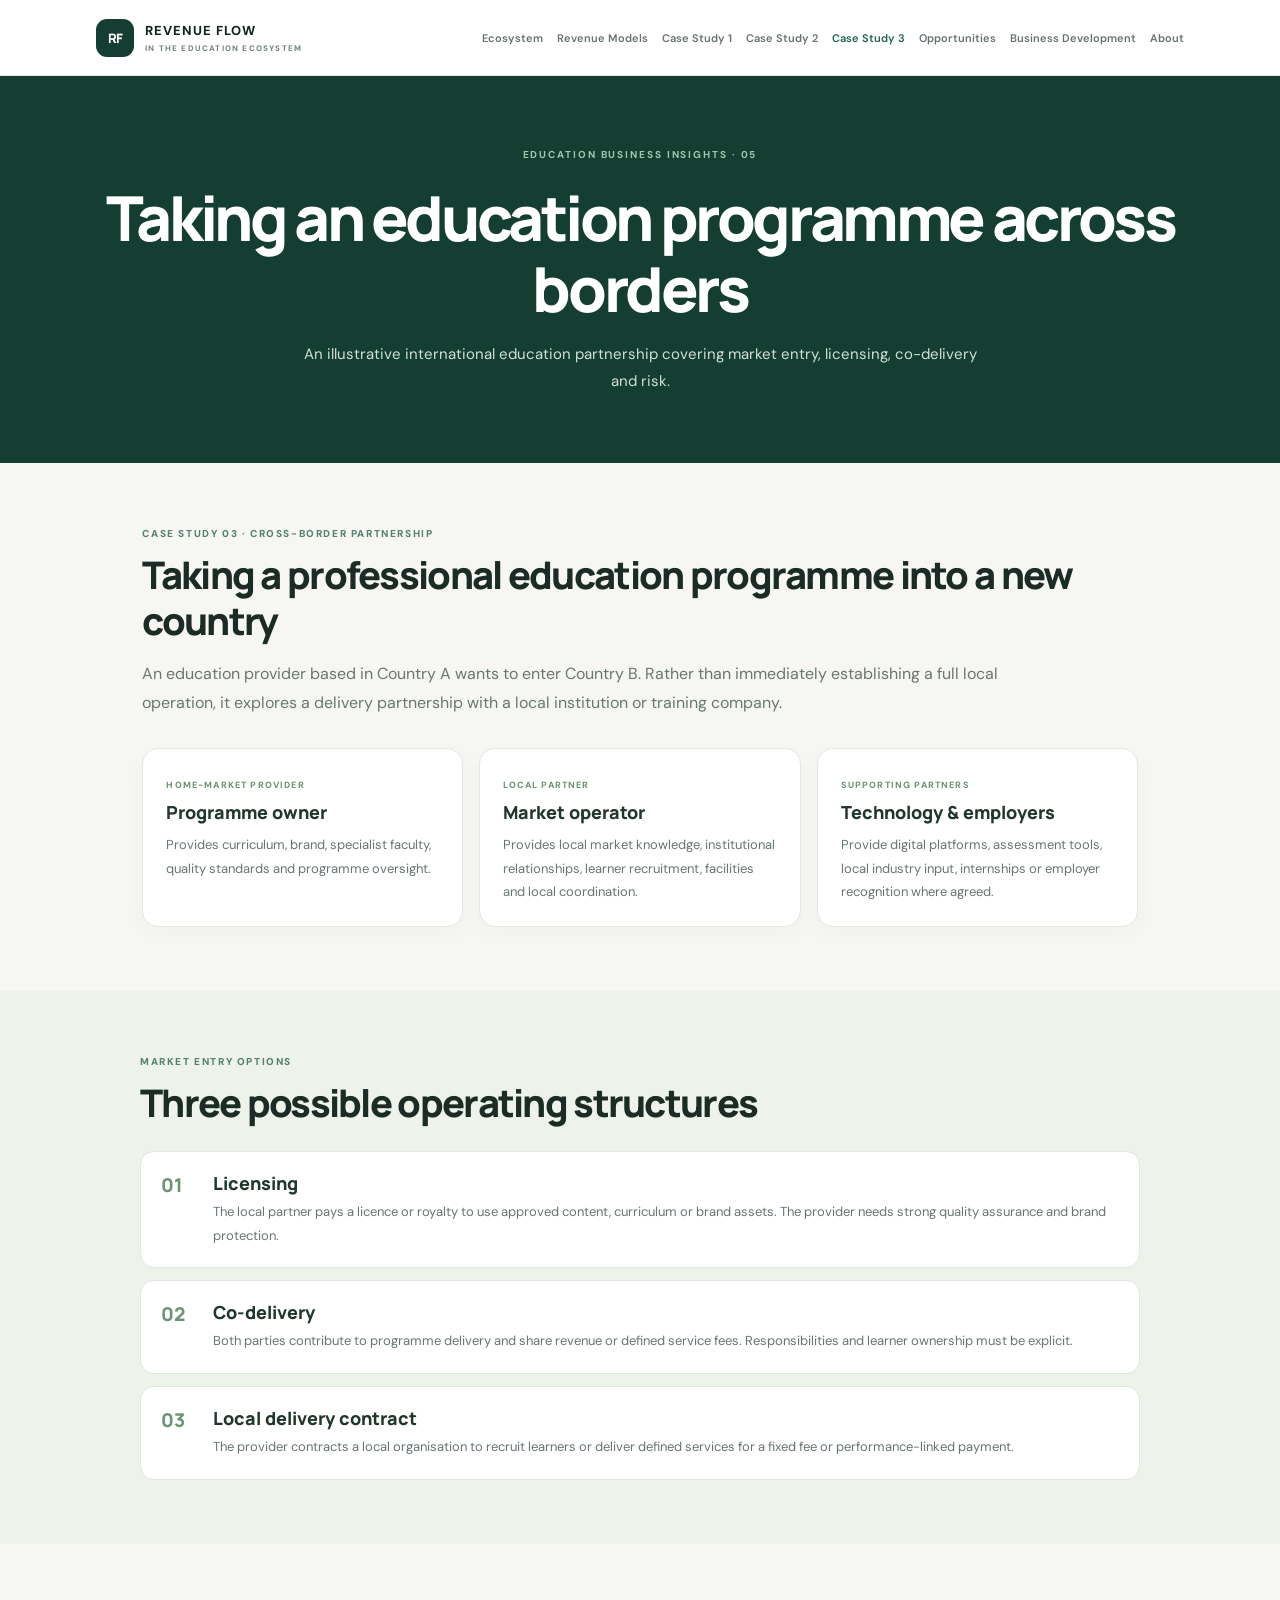
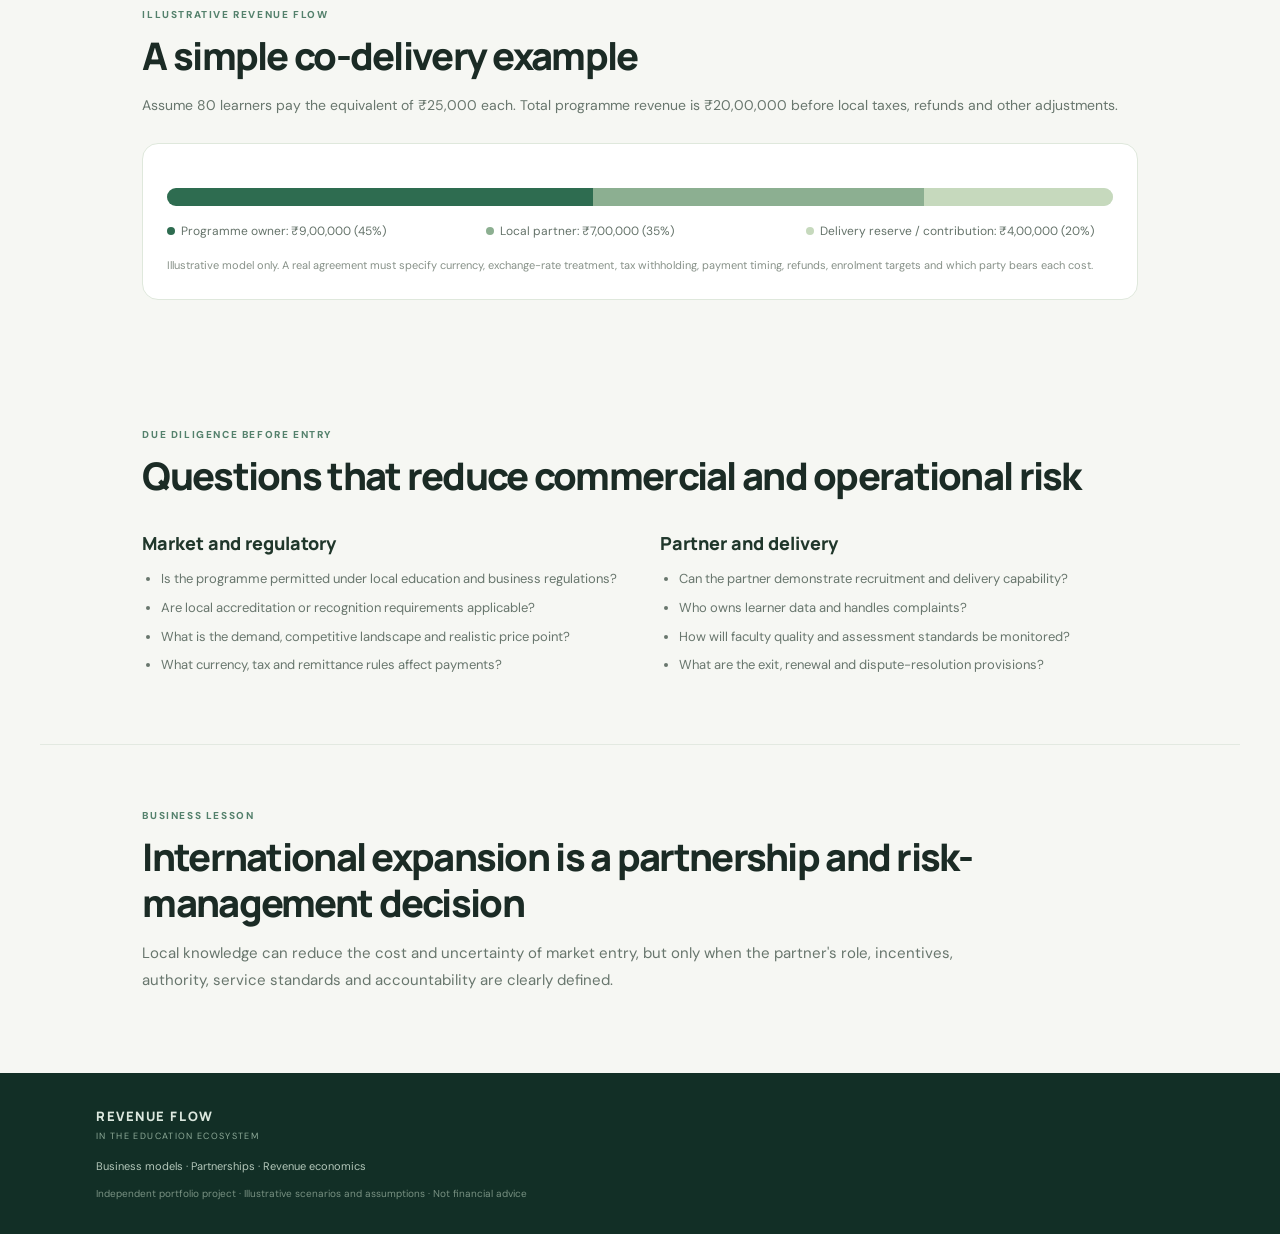
<file: case-study-3.html>
<!doctype html><html lang="en"><head><meta charset="utf-8"><meta name="viewport" content="width=device-width, initial-scale=1"><meta name="description" content="An illustrative international education partnership covering market entry, licensing, co-delivery and risk."><title>International Education Partnership | Revenue Flow</title><link rel="stylesheet" href="style.css"><link rel="stylesheet" href="pages.css"></head><body><div class="rm-page"><header class="rm-top"><a class="rm-brand" href="index.html"><span class="rm-mark">RF</span><span>REVENUE FLOW<small>IN THE EDUCATION ECOSYSTEM</small></span></a><nav class="rm-nav"><a class="" href="index.html">Ecosystem</a><a class="" href="revenue-models.html">Revenue Models</a><a class="" href="case-study-1.html">Case Study 1</a><a class="" href="case-study-2.html">Case Study 2</a><a class="current" href="case-study-3.html">Case Study 3</a><a class="" href="opportunities.html">Opportunities</a><a class="" href="business-development.html">Business Development</a><a class="" href="about.html">About</a></nav></header><section class="rm-hero"><div class="rm-eyebrow">EDUCATION BUSINESS INSIGHTS · 05</div><h1>Taking an education programme across borders</h1><p>An illustrative international education partnership covering market entry, licensing, co-delivery and risk.</p></section><main class="content-main">
<section class="content-section"><div class="content-kicker">CASE STUDY 03 · CROSS-BORDER PARTNERSHIP</div><h2>Taking a professional education programme into a new country</h2><p class="lead">An education provider based in Country A wants to enter Country B. Rather than immediately establishing a full local operation, it explores a delivery partnership with a local institution or training company.</p><div class="scenario-grid"><article><span class="scenario-no">HOME-MARKET PROVIDER</span><h3>Programme owner</h3><p>Provides curriculum, brand, specialist faculty, quality standards and programme oversight.</p></article><article><span class="scenario-no">LOCAL PARTNER</span><h3>Market operator</h3><p>Provides local market knowledge, institutional relationships, learner recruitment, facilities and local coordination.</p></article><article><span class="scenario-no">SUPPORTING PARTNERS</span><h3>Technology & employers</h3><p>Provide digital platforms, assessment tools, local industry input, internships or employer recognition where agreed.</p></article></div></section>
<section class="content-section soft"><div class="content-kicker">MARKET ENTRY OPTIONS</div><h2>Three possible operating structures</h2><div class="option-list"><article><b>01</b><div><h3>Licensing</h3><p>The local partner pays a licence or royalty to use approved content, curriculum or brand assets. The provider needs strong quality assurance and brand protection.</p></div></article><article><b>02</b><div><h3>Co-delivery</h3><p>Both parties contribute to programme delivery and share revenue or defined service fees. Responsibilities and learner ownership must be explicit.</p></div></article><article><b>03</b><div><h3>Local delivery contract</h3><p>The provider contracts a local organisation to recruit learners or deliver defined services for a fixed fee or performance-linked payment.</p></div></article></div></section>
<section class="content-section"><div class="content-kicker">ILLUSTRATIVE REVENUE FLOW</div><h2>A simple co-delivery example</h2><p>Assume 80 learners pay the equivalent of ₹25,000 each. Total programme revenue is ₹20,00,000 before local taxes, refunds and other adjustments.</p><div class="allocation"><div class="allocation-bar"><span style="width:45%"></span><span style="width:35%"></span><span style="width:20%"></span></div><div class="allocation-legend"><span><i class="a1"></i>Programme owner: ₹9,00,000 (45%)</span><span><i class="a2"></i>Local partner: ₹7,00,000 (35%)</span><span><i class="a3"></i>Delivery reserve / contribution: ₹4,00,000 (20%)</span></div><small>Illustrative model only. A real agreement must specify currency, exchange-rate treatment, tax withholding, payment timing, refunds, enrolment targets and which party bears each cost.</small></div></section>
<section class="content-section"><div class="content-kicker">DUE DILIGENCE BEFORE ENTRY</div><h2>Questions that reduce commercial and operational risk</h2><div class="two-col"><div><h3>Market and regulatory</h3><ul><li>Is the programme permitted under local education and business regulations?</li><li>Are local accreditation or recognition requirements applicable?</li><li>What is the demand, competitive landscape and realistic price point?</li><li>What currency, tax and remittance rules affect payments?</li></ul></div><div><h3>Partner and delivery</h3><ul><li>Can the partner demonstrate recruitment and delivery capability?</li><li>Who owns learner data and handles complaints?</li><li>How will faculty quality and assessment standards be monitored?</li><li>What are the exit, renewal and dispute-resolution provisions?</li></ul></div></div></section>
<section class="content-section takeaway"><div class="content-kicker">BUSINESS LESSON</div><h2>International expansion is a partnership and risk-management decision</h2><p>Local knowledge can reduce the cost and uncertainty of market entry, but only when the partner's role, incentives, authority, service standards and accountability are clearly defined.</p></section></main><footer class="rm-footer"><div><strong>REVENUE FLOW</strong><span>IN THE EDUCATION ECOSYSTEM</span></div><p>Business models · Partnerships · Revenue economics</p><small>Independent portfolio project · Illustrative scenarios and assumptions · Not financial advice</small></footer></div></body></html>
</file>
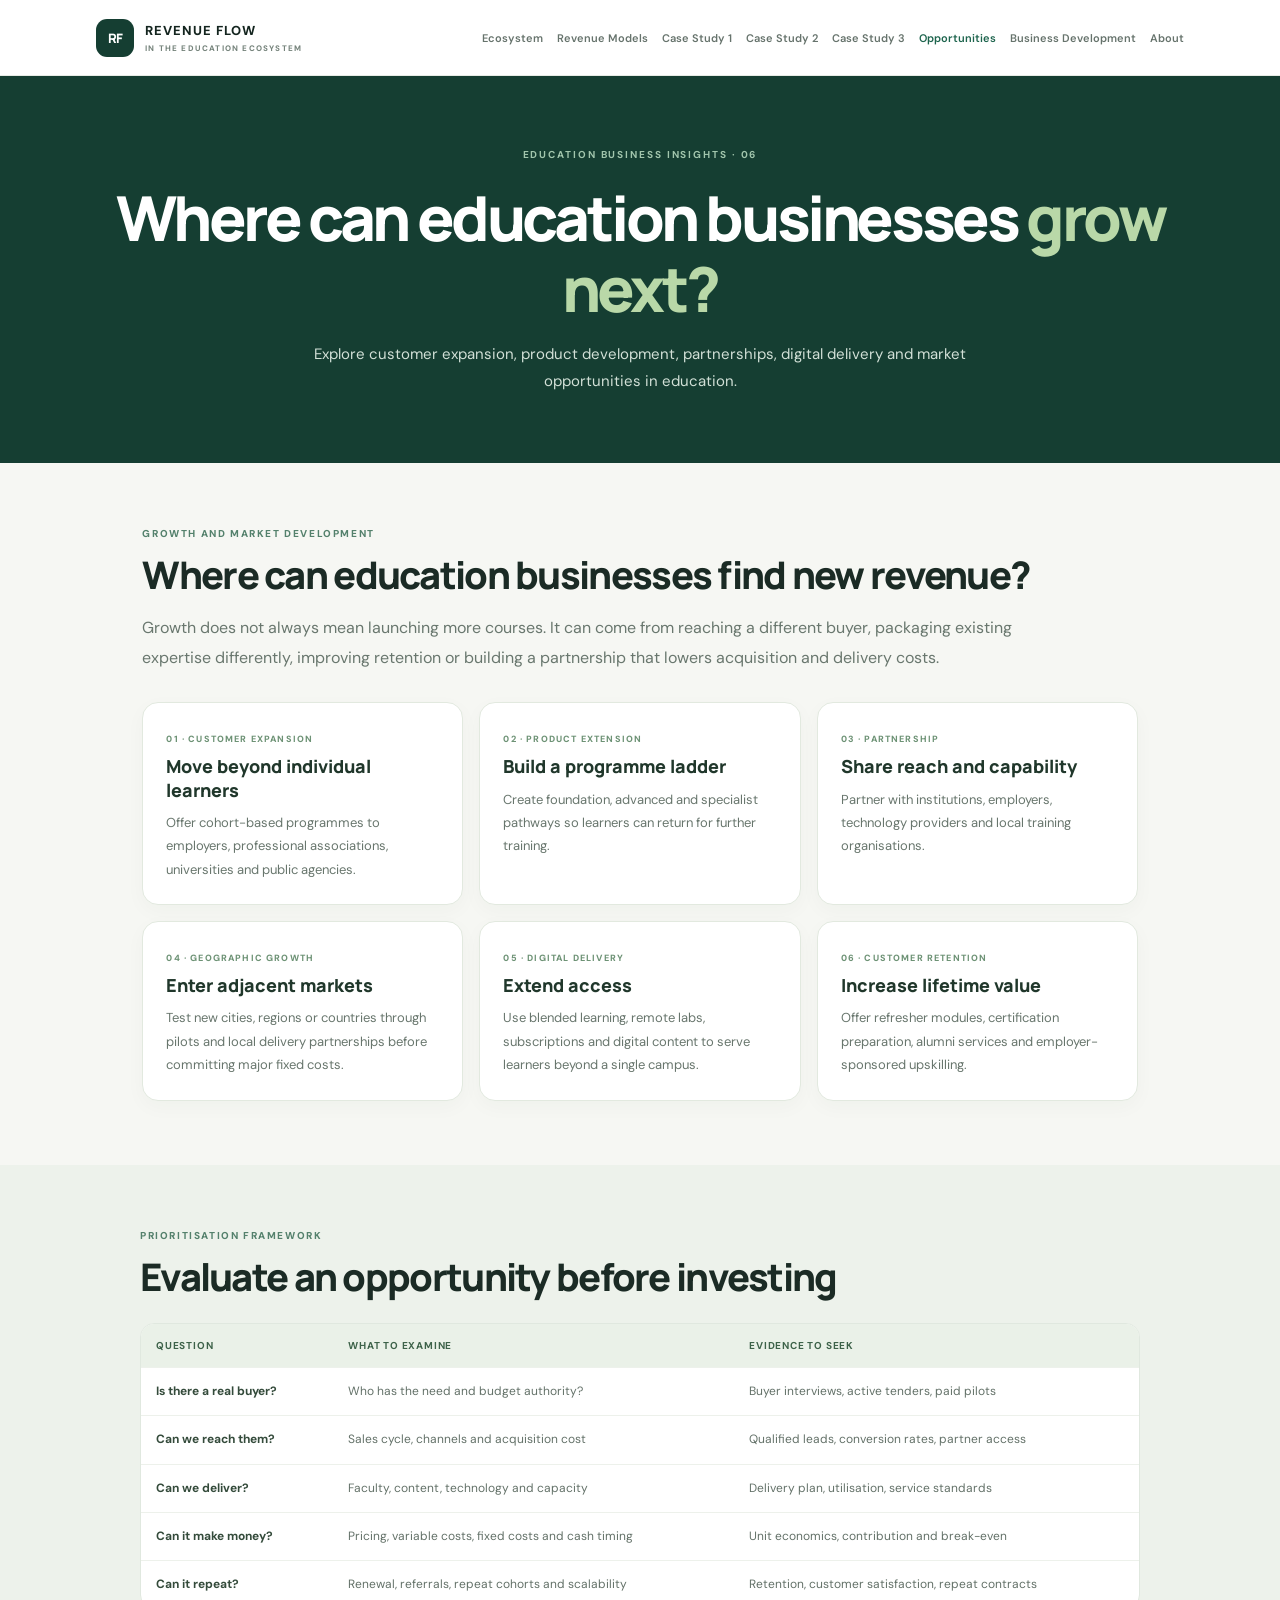
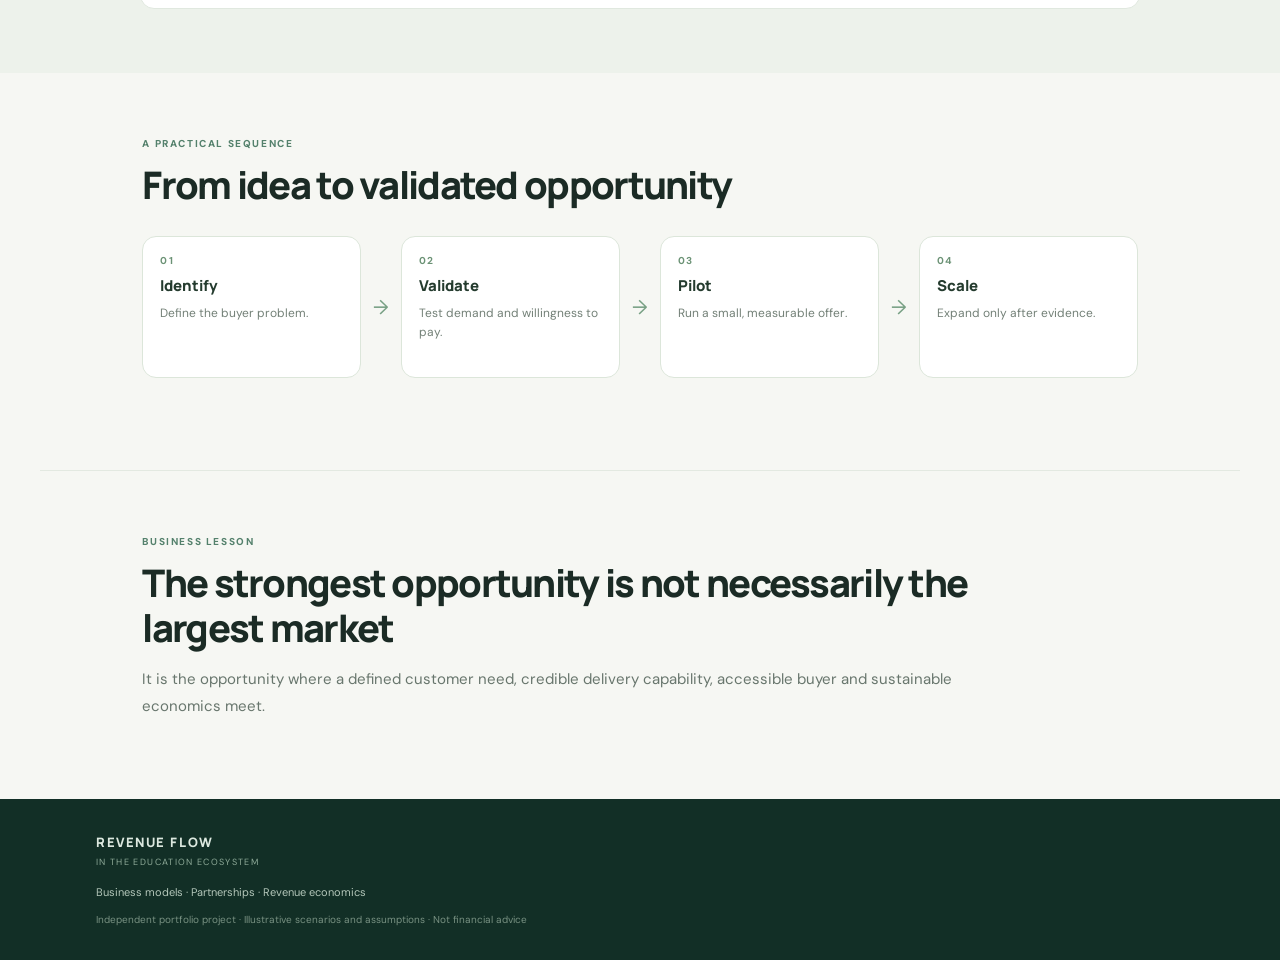
<file: opportunities.html>
<!doctype html><html lang="en"><head><meta charset="utf-8"><meta name="viewport" content="width=device-width, initial-scale=1"><meta name="description" content="Explore customer expansion, product development, partnerships, digital delivery and market opportunities in education."><title>Strategic Business Opportunities | Revenue Flow</title><link rel="stylesheet" href="style.css"><link rel="stylesheet" href="pages.css"></head><body><div class="rm-page"><header class="rm-top"><a class="rm-brand" href="index.html"><span class="rm-mark">RF</span><span>REVENUE FLOW<small>IN THE EDUCATION ECOSYSTEM</small></span></a><nav class="rm-nav"><a class="" href="index.html">Ecosystem</a><a class="" href="revenue-models.html">Revenue Models</a><a class="" href="case-study-1.html">Case Study 1</a><a class="" href="case-study-2.html">Case Study 2</a><a class="" href="case-study-3.html">Case Study 3</a><a class="current" href="opportunities.html">Opportunities</a><a class="" href="business-development.html">Business Development</a><a class="" href="about.html">About</a></nav></header><section class="rm-hero"><div class="rm-eyebrow">EDUCATION BUSINESS INSIGHTS · 06</div><h1>Where can education businesses <em>grow next?</em></h1><p>Explore customer expansion, product development, partnerships, digital delivery and market opportunities in education.</p></section><main class="content-main"><section class="content-section"><div class="content-kicker">GROWTH AND MARKET DEVELOPMENT</div><h2>Where can education businesses find new revenue?</h2><p class="lead">Growth does not always mean launching more courses. It can come from reaching a different buyer, packaging existing expertise differently, improving retention or building a partnership that lowers acquisition and delivery costs.</p><div class="scenario-grid"><article><span class="scenario-no">01 · CUSTOMER EXPANSION</span><h3>Move beyond individual learners</h3><p>Offer cohort-based programmes to employers, professional associations, universities and public agencies.</p></article><article><span class="scenario-no">02 · PRODUCT EXTENSION</span><h3>Build a programme ladder</h3><p>Create foundation, advanced and specialist pathways so learners can return for further training.</p></article><article><span class="scenario-no">03 · PARTNERSHIP</span><h3>Share reach and capability</h3><p>Partner with institutions, employers, technology providers and local training organisations.</p></article><article><span class="scenario-no">04 · GEOGRAPHIC GROWTH</span><h3>Enter adjacent markets</h3><p>Test new cities, regions or countries through pilots and local delivery partnerships before committing major fixed costs.</p></article><article><span class="scenario-no">05 · DIGITAL DELIVERY</span><h3>Extend access</h3><p>Use blended learning, remote labs, subscriptions and digital content to serve learners beyond a single campus.</p></article><article><span class="scenario-no">06 · CUSTOMER RETENTION</span><h3>Increase lifetime value</h3><p>Offer refresher modules, certification preparation, alumni services and employer-sponsored upskilling.</p></article></div></section>
<section class="content-section soft"><div class="content-kicker">PRIORITISATION FRAMEWORK</div><h2>Evaluate an opportunity before investing</h2><div class="data-table-wrap"><table class="data-table"><thead><tr><th>Question</th><th>What to examine</th><th>Evidence to seek</th></tr></thead><tbody><tr><td>Is there a real buyer?</td><td>Who has the need and budget authority?</td><td>Buyer interviews, active tenders, paid pilots</td></tr><tr><td>Can we reach them?</td><td>Sales cycle, channels and acquisition cost</td><td>Qualified leads, conversion rates, partner access</td></tr><tr><td>Can we deliver?</td><td>Faculty, content, technology and capacity</td><td>Delivery plan, utilisation, service standards</td></tr><tr><td>Can it make money?</td><td>Pricing, variable costs, fixed costs and cash timing</td><td>Unit economics, contribution and break-even</td></tr><tr><td>Can it repeat?</td><td>Renewal, referrals, repeat cohorts and scalability</td><td>Retention, customer satisfaction, repeat contracts</td></tr></tbody></table></div></section>
<section class="content-section"><div class="content-kicker">A PRACTICAL SEQUENCE</div><h2>From idea to validated opportunity</h2><div class="flow-steps"><div><b>01</b><strong>Identify</strong><span>Define the buyer problem.</span></div><i>→</i><div><b>02</b><strong>Validate</strong><span>Test demand and willingness to pay.</span></div><i>→</i><div><b>03</b><strong>Pilot</strong><span>Run a small, measurable offer.</span></div><i>→</i><div><b>04</b><strong>Scale</strong><span>Expand only after evidence.</span></div></div></section>
<section class="content-section takeaway"><div class="content-kicker">BUSINESS LESSON</div><h2>The strongest opportunity is not necessarily the largest market</h2><p>It is the opportunity where a defined customer need, credible delivery capability, accessible buyer and sustainable economics meet.</p></section></main><footer class="rm-footer"><div><strong>REVENUE FLOW</strong><span>IN THE EDUCATION ECOSYSTEM</span></div><p>Business models · Partnerships · Revenue economics</p><small>Independent portfolio project · Illustrative scenarios and assumptions · Not financial advice</small></footer></div></body></html>
</file>
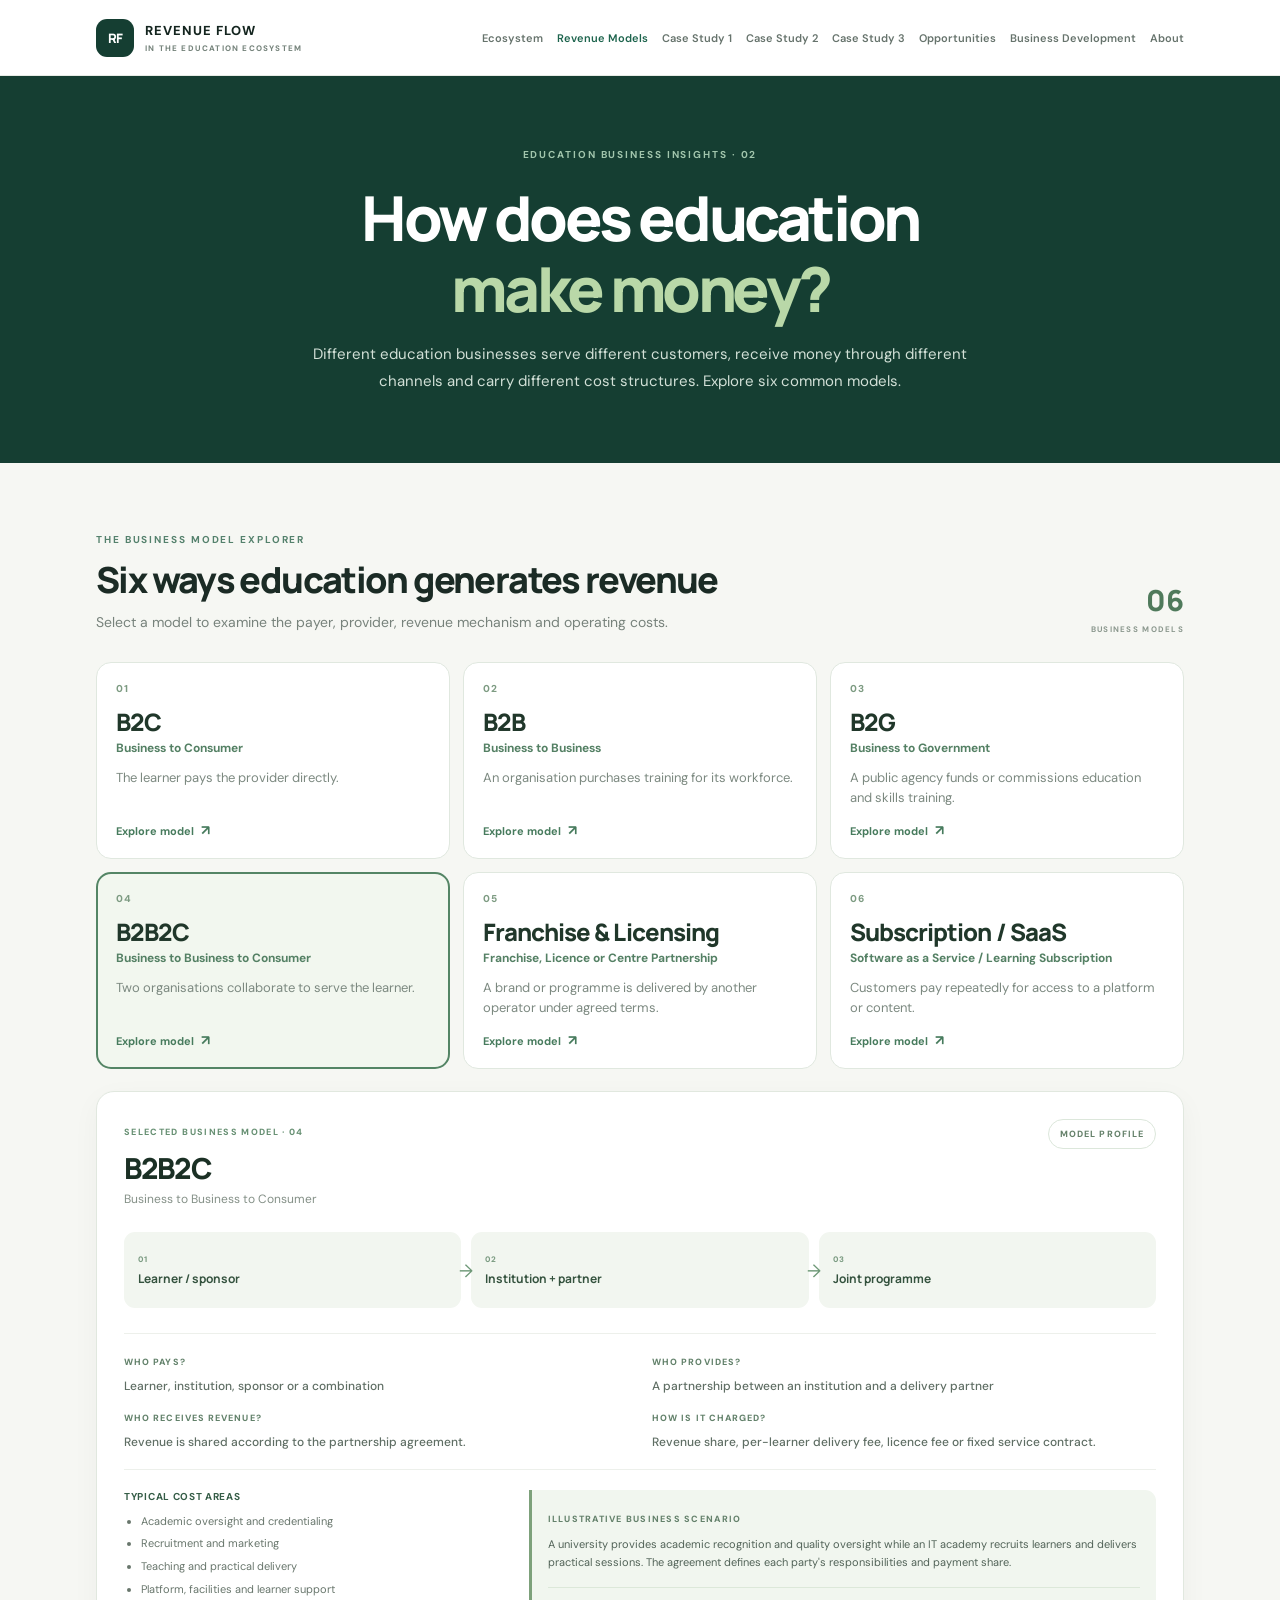
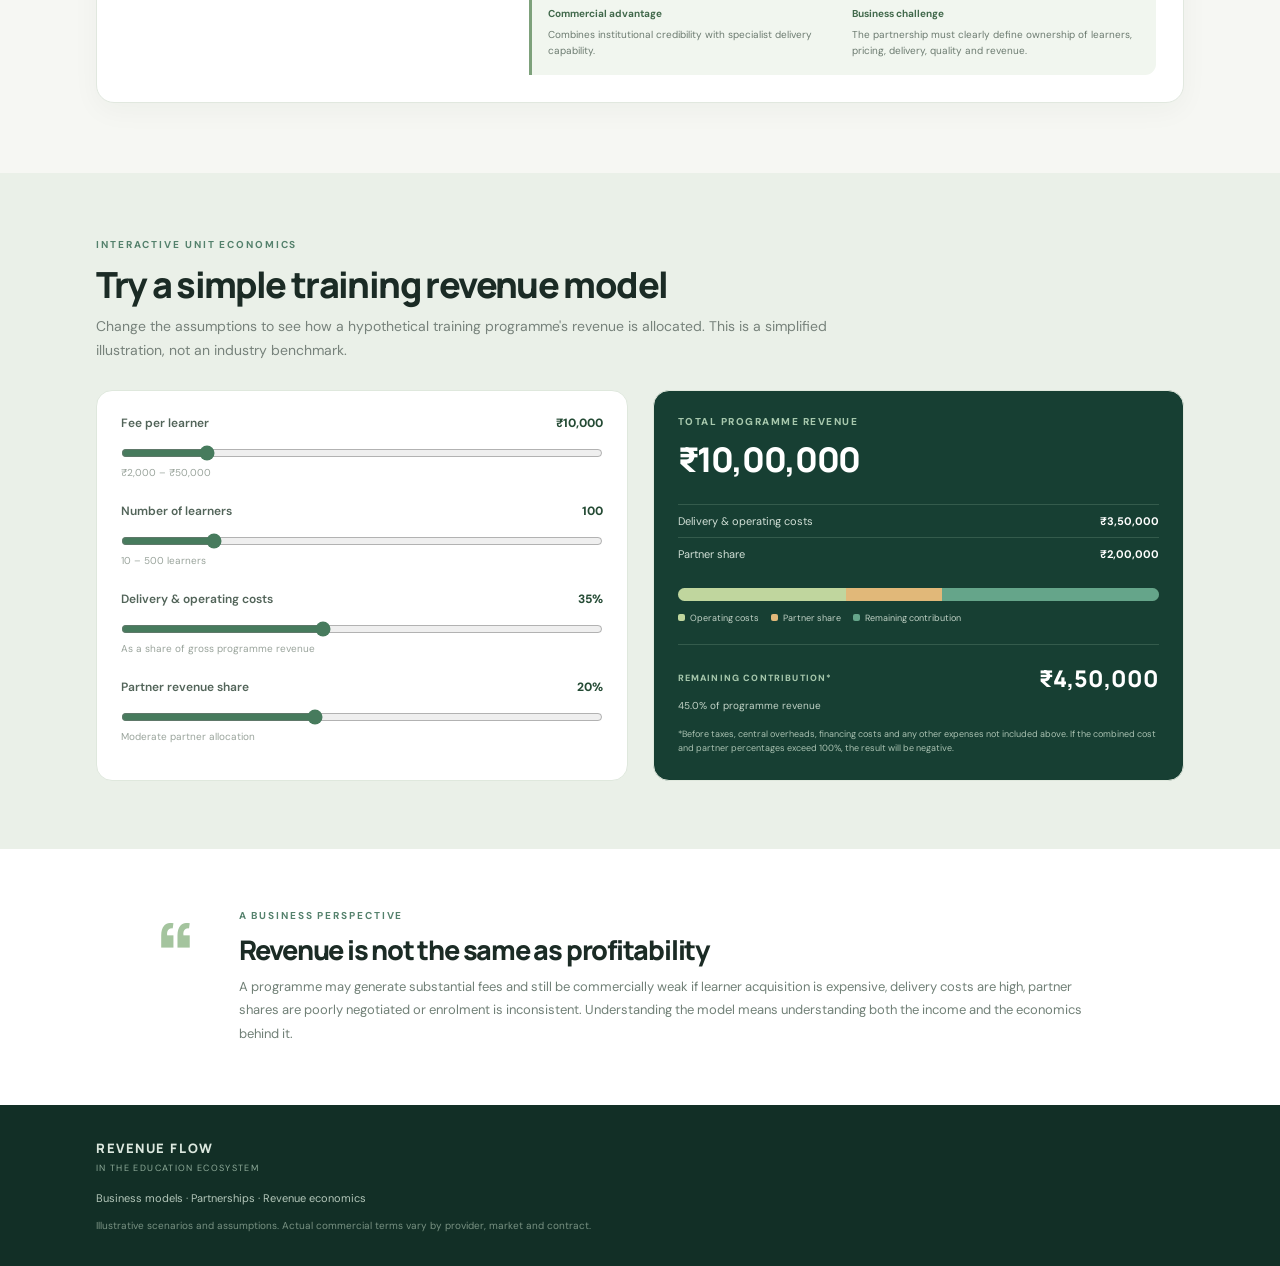
<file: revenue-models.html>
<!doctype html>
<html lang="en">
<head>
  <meta charset="utf-8">
  <meta name="viewport" content="width=device-width, initial-scale=1">
  <meta name="description" content="Explore six education revenue models and experiment with a training programme unit economics simulator.">
  <title>Revenue Models | Revenue Flow</title>
  <link rel="stylesheet" href="style.css"><link rel="stylesheet" href="pages.css">
</head>
<body>
<div class="rm-page">
  <header class="rm-top">
    <a class="rm-brand" href="index.html"><span class="rm-mark">RF</span><span>REVENUE FLOW<small>IN THE EDUCATION ECOSYSTEM</small></span></a>
    <nav class="rm-nav"><a class="" href="index.html">Ecosystem</a><a class="current" href="revenue-models.html">Revenue Models</a><a class="" href="case-study-1.html">Case Study 1</a><a class="" href="case-study-2.html">Case Study 2</a><a class="" href="case-study-3.html">Case Study 3</a><a class="" href="opportunities.html">Opportunities</a><a class="" href="business-development.html">Business Development</a><a class="" href="about.html">About</a></nav>
  </header>
  <section class="rm-hero"><div class="rm-eyebrow">EDUCATION BUSINESS INSIGHTS · 02</div><h1>How does education<br><em>make money?</em></h1><p>Different education businesses serve different customers, receive money through different channels and carry different cost structures. Explore six common models.</p></section>
  <main>
    <section class="rm-section" id="models">
      <div class="rm-heading"><div><div class="rm-kicker">THE BUSINESS MODEL EXPLORER</div><h2>Six ways education generates revenue</h2><p>Select a model to examine the payer, provider, revenue mechanism and operating costs.</p></div><div class="rm-count">06 <span>BUSINESS MODELS</span></div></div>
      <div class="rm-model-grid" id="modelGrid"></div>
      <article class="rm-detail" id="modelDetail"></article>
    </section>
    <section class="rm-simulator-section" id="simulator"><div class="rm-section rm-simulator-inner">
      <div class="rm-kicker">INTERACTIVE UNIT ECONOMICS</div><h2>Try a simple training revenue model</h2>
      <p class="rm-sim-intro">Change the assumptions to see how a hypothetical training programme's revenue is allocated. This is a simplified illustration, not an industry benchmark.</p>
      <div class="rm-simulator">
        <div class="rm-controls">
          <label class="rm-control"><span>Fee per learner <strong id="feeValue"></strong></span><input id="fee" type="range" min="2000" max="50000" step="1000" value="10000"><small>₹2,000 – ₹50,000</small></label>
          <label class="rm-control"><span>Number of learners <strong id="learnersValue"></strong></span><input id="learners" type="range" min="10" max="500" step="10" value="100"><small>10 – 500 learners</small></label>
          <label class="rm-control"><span>Delivery &amp; operating costs <strong id="deliveryValue"></strong></span><input id="deliveryCost" type="range" min="10" max="70" step="5" value="35"><small>As a share of gross programme revenue</small></label>
          <label class="rm-control"><span>Partner revenue share <strong id="partnerValue"></strong></span><input id="partnerShare" type="range" min="0" max="50" step="5" value="20"><small id="shareLabel"></small></label>
        </div>
        <div class="rm-results">
          <div class="rm-total-label">TOTAL PROGRAMME REVENUE</div><div class="rm-total" id="grossValue"></div>
          <div class="rm-result-line"><span>Delivery &amp; operating costs</span><strong id="deliveryAmount"></strong></div>
          <div class="rm-result-line"><span>Partner share</span><strong id="partnerAmount"></strong></div>
          <div class="rm-result-bar" aria-label="Revenue allocation"><span class="cost-segment" id="costBar"></span><span class="partner-segment" id="partnerBar"></span><span class="remaining-segment" id="remainBar"></span></div>
          <div class="rm-legend"><span><i class="legend-cost"></i>Operating costs</span><span><i class="legend-partner"></i>Partner share</span><span><i class="legend-remain"></i>Remaining contribution</span></div>
          <div class="rm-contribution"><span>REMAINING CONTRIBUTION*</span><strong id="contributionValue"></strong><small id="contributionPct"></small></div>
          <p class="rm-footnote">*Before taxes, central overheads, financing costs and any other expenses not included above. If the combined cost and partner percentages exceed 100%, the result will be negative.</p>
        </div>
      </div>
    </div></section>
    <section class="rm-insight"><div class="rm-insight-mark">“</div><div><div class="rm-kicker">A BUSINESS PERSPECTIVE</div><h2>Revenue is not the same as profitability</h2><p>A programme may generate substantial fees and still be commercially weak if learner acquisition is expensive, delivery costs are high, partner shares are poorly negotiated or enrolment is inconsistent. Understanding the model means understanding both the income and the economics behind it.</p></div></section>
  </main>
  <footer class="rm-footer"><div><strong>REVENUE FLOW</strong><span>IN THE EDUCATION ECOSYSTEM</span></div><p>Business models · Partnerships · Revenue economics</p><small>Illustrative scenarios and assumptions. Actual commercial terms vary by provider, market and contract.</small></footer>
</div>
<script src="script.js"></script>
</body>
</html>
</file>
<file: style.css>
@import url('https://fonts.googleapis.com/css2?family=DM+Sans:wght@400;500;600;700&family=Manrope:wght@400;500;600;700;800&display=swap');

:root {
  font-family: 'DM Sans', sans-serif;
  color: #17231f;
  background: #f6f7f3;
  font-synthesis: none;
  text-rendering: optimizeLegibility;
}
* { box-sizing: border-box; }
html { scroll-behavior: smooth; }
body { margin: 0; min-width: 320px; }
button, a { font: inherit; }
.site-shell { min-height: 100vh; }
.topbar {
  height: 76px; padding: 0 7.5%; display: flex; align-items: center;
  justify-content: space-between; background: #fff; border-bottom: 1px solid #e7ebe5;
}
.brand { display: flex; align-items: center; gap: 11px; text-decoration: none; color: #14251f; font-weight: 800; letter-spacing: .08em; font-size: 13px; }
.brand-mark { width: 38px; height: 38px; display: grid; place-items: center; background: #153e32; color: #fff; border-radius: 11px; font-family: Manrope; letter-spacing: -.04em; }
.brand small { display: block; font-size: 8px; letter-spacing: .15em; color: #75837b; margin-top: 4px; }
.topbar nav { display: flex; gap: 30px; }
.topbar nav a { color: #66736c; text-decoration: none; font-size: 13px; font-weight: 600; }
.topbar nav a:hover, .topbar nav a.active { color: #1d644d; }


.hero {
  padding: 83px 8% 76px;
  background: #153e32;
  color: #fff;
  position: relative;
  overflow: hidden;
  text-align: center;
}



.hero .hero-copy {
  margin-left: auto;
  margin-right: auto;
}

.hero .hero-tags {
  justify-content: center;
}

.hero h1 {
  color: #ffffff;
 position: relative;
  z-index: 2;
}

.section { padding: 76px 7.5%; }
.section-heading { display: flex; align-items: end; justify-content: space-between; gap: 20px; margin-bottom: 32px; }
.section-heading .eyebrow, .flow-section > .eyebrow { color: #54816c; }
h2 { font: 800 clamp(27px, 3vw, 38px)/1.2 Manrope, sans-serif; letter-spacing: -.045em; margin: 12px 0 9px; color: #1b2b25; }
.section-heading p, .section-intro { margin: 0; color: #77827b; font-size: 14px; line-height: 1.7; }
.flow-toggle { border: 1px solid #cdd8ce; background: #fff; color: #315d49; border-radius: 30px; padding: 11px 16px; font-size: 12px; font-weight: 700; cursor: pointer; white-space: nowrap; }
.flow-toggle.selected { background: #e3eee3; border-color: #8cad96; }
.toggle-dot { display: inline-block; width: 7px; height: 7px; border-radius: 50%; background: #5c9872; margin-right: 8px; }
.ecosystem-layout { display: grid; grid-template-columns: minmax(0, 1.15fr) minmax(340px, .85fr); gap: 26px; align-items: stretch; }
.ecosystem-center { min-height: 590px; position: relative; border: 1px solid #e2e8df; border-radius: 20px; background: radial-gradient(circle at center, #edf3e9 0, #f8f9f5 55%, #f2f5ef 100%); overflow: hidden; }
.orbit { position: absolute; border: 1px dashed #c8d7c8; border-radius: 50%; left: 50%; top: 50%; transform: translate(-50%,-50%); pointer-events: none; }
.orbit-one { width: 290px; height: 290px; }
.orbit-two { width: 475px; height: 475px; }
.center-core { position: absolute; left: 50%; top: 50%; transform: translate(-50%,-50%); width: 166px; height: 166px; border-radius: 50%; background: #173f33; color: #fff; display: flex; flex-direction: column; align-items: center; justify-content: center; text-align: center; box-shadow: 0 12px 35px #173f3330; z-index: 1; }
.core-icon { color: #b8d7a8; font-size: 27px; line-height: 1; margin-bottom: 9px; }
.center-core strong { font: 800 13px/1.3 Manrope; letter-spacing: .06em; }
.center-core small { color: #c0d4c7; font-size: 8px; margin-top: 8px; }
.stakeholder-node { position: absolute; width: 164px; min-height: 91px; padding: 12px 13px; border: 1px solid #dce5db; border-radius: 13px; background: #fff; text-align: left; cursor: pointer; z-index: 2; box-shadow: 0 5px 16px #1c38200b; transition: .2s ease; }
.stakeholder-node:hover { transform: translateY(-3px); border-color: #85aa8d; box-shadow: 0 9px 22px #1c382016; }
.stakeholder-node.is-active { border: 2px solid #477b5d; background: #f3f8ef; box-shadow: 0 7px 20px #477b5d20; }
.node-number { display: block; color: #72917b; font-size: 10px; font-weight: 800; letter-spacing: .12em; margin-bottom: 5px; }
.node-name { display: block; color: #20352a; font: 700 11px/1.3 Manrope; }
.node-type { display: block; color: #89948d; font-size: 11px; margin-top: 5px; }
.node-institutions { top: 8%; left: 50%; transform: translateX(-50%); }
.node-institutions:hover { transform: translate(-50%,-3px); }
.node-academies { top: 30%; right: 4%; }
.node-employers { bottom: 9%; right: 9%; }
.node-learners { bottom: 9%; left: 9%; }
.node-government { top: 30%; left: 4%; }
.node-technology { top: 50%; left: 50%; transform: translate(-50%,-50%); margin-top: 155px; }
.node-technology:hover { transform: translate(-50%,calc(-50% - 3px)); }
.flows-on .stakeholder-node:after { content: "↔"; position: absolute; color: #4c9168; font-size: 18px; right: -13px; top: -13px; background: #e4f1df; border-radius: 50%; width: 25px; height: 25px; display: grid; place-items: center; }
.flow-note { position: absolute; bottom: 12px; left: 20px; right: 20px; text-align: center; color: #66806d; font-size: 10px; }
.selection-card { background: #fff; border: 1px solid #e3e9e2; border-radius: 20px; padding: 25px; box-shadow: 0 8px 28px #1d38200a; }
.card-topline { display: flex; justify-content: space-between; color: #8b988f; font-size: 9px; font-weight: 800; letter-spacing: .13em; border-bottom: 1px solid #edf0eb; padding-bottom: 15px; }
.profile-type { color: #528064; font-size: 11px; font-weight: 700; margin-top: 21px; }
.selection-card h3 { font: 800 24px/1.2 Manrope; letter-spacing: -.04em; margin: 7px 0; color: #1b3025; }
.profile-short { color: #849087; font-size: 12px; line-height: 1.6; margin: 0 0 20px; }
.profile-block { margin-top: 18px; }
.profile-block h4 { color: #355d47; font-size: 11px; letter-spacing: .07em; text-transform: uppercase; margin: 0 0 8px; }
.profile-block p, .profile-block li { color: #66746b; font-size: 12px; line-height: 1.65; }
.profile-block p { margin: 0; }
.profile-block ul { padding-left: 16px; margin: 0; }
.profile-block li { margin: 4px 0; }
.profile-columns { display: grid; grid-template-columns: 1fr 1fr; gap: 15px; border-top: 1px solid #edf0eb; border-bottom: 1px solid #edf0eb; padding: 2px 0 15px; margin-top: 18px; }
.example-box { margin-top: 22px; padding: 15px; border-radius: 12px; background: #f1f6ef; border-left: 3px solid #7da17b; }
.example-box span { color: #64816b; font-size: 9px; letter-spacing: .14em; font-weight: 800; }
.example-box p { color: #526358; font-size: 11px; line-height: 1.7; margin: 7px 0 0; }
.interaction-hint { color: #89948d; font-size: 11px; margin-top: 16px; }
.interaction-hint span { color: #548064; font-size: 17px; vertical-align: middle; margin-right: 5px; }
.flow-section { background: #edf2eb; }
.flow-section h2 { margin-bottom: 10px; }
.section-intro { max-width: 760px; }
.flow-list { margin-top: 30px; background: #fff; border: 1px solid #e0e8df; border-radius: 16px; padding: 8px 22px; }
.flow-row { display: grid; grid-template-columns: 1fr 1.2fr 1fr; gap: 15px; align-items: center; padding: 15px 0; border-bottom: 1px solid #edf0eb; }
.flow-row:last-child { border-bottom: 0; }
.flow-party { font-size: 13px; font-weight: 700; color: #33483b; }
.flow-row .flow-party:last-child { text-align: right; }
.flow-arrow { display: flex; flex-direction: column; align-items: center; gap: 4px; color: #679174; }
.flow-arrow i { width: 100%; height: 1px; background: #8bb49a; position: relative; }
.flow-arrow i:after { content: ""; position: absolute; right: 0; top: -4px; width: 7px; height: 7px; border-top: 1px solid #679174; border-right: 1px solid #679174; transform: rotate(45deg); }
.flow-arrow small { color: #859189; font-size: 11px; text-align: center; }
.disclaimer { margin-top: 20px; padding: 17px 20px; border: 1px solid #d6e2d5; border-radius: 12px; background: #f7faf5; }
.disclaimer strong { color: #456a50; font-size: 12px; }
.disclaimer p { color: #738078; font-size: 11px; line-height: 1.7; margin: 6px 0 0; }
footer { background: #122f26; color: #dce8df; padding: 35px 7.5%; }
.footer-brand { font: 800 13px Manrope; letter-spacing: .12em; }
.footer-brand span { display: block; color: #8eaa98; font: 600 9px 'DM Sans'; letter-spacing: .15em; margin-top: 5px; }
footer p { color: #b4c7ba; font-size: 10px; margin: 18px 0 10px; }
footer small { color: #789182; font-size: 9px; }

@media (max-width: 980px) {
  .ecosystem-layout { grid-template-columns: 1fr; }
  .ecosystem-center { min-height: 570px; }
  .selection-card { max-width: none; }
}
@media (max-width: 650px) {
  .topbar { height: auto; min-height: 70px; padding: 14px 5%; align-items: flex-start; flex-direction: column; gap: 14px; }
  .topbar nav { width: 100%; gap: 17px; overflow-x: auto; padding-bottom: 3px; }
  .topbar nav a { white-space: nowrap; font-size: 10px; }
  .hero { padding: 60px 7% 55px; }
.hero:after {
  content: "↗";
  position: absolute;
  right: 5%;
  top: 15px;
  color: rgba(255,255,255,.035);
  font: 260px Manrope;
  line-height: 1;
  pointer-events: none;
} 

  .section { padding: 55px 5%; }
  .section-heading { align-items: flex-start; flex-direction: column; }
  .ecosystem-center { min-height: 600px; }
  .orbit-one { width: 230px; height: 230px; }
  .orbit-two { width: 360px; height: 360px; }
  .center-core { width: 130px; height: 130px; }
  .center-core strong { font-size: 11px; }
  .stakeholder-node { width: 135px; min-height: 82px; padding: 9px; }
  .node-name { font-size: 11px; }
  .node-type { font-size: 8px; }
  .node-institutions { top: 5%; }
  .node-government { top: 29%; left: 2%; }
  .node-academies { top: 29%; right: 2%; }
  .node-employers { bottom: 11%; right: 3%; }
  .node-learners { bottom: 11%; left: 3%; }
  .node-technology { margin-top: 142px; }
  .profile-columns { grid-template-columns: 1fr; gap: 0; }
  .flow-list { padding: 5px 12px; }
  .flow-row { grid-template-columns: 1fr 1fr 1fr; gap: 7px; }
  .flow-party { font-size: 9px; }
  .flow-arrow small { font-size: 8px; }
}

/* Final hero heading alignment and overlap fix */

.hero {
  text-align: center;
}

.hero:after {
  display: none !important;
}

.hero h1 {
  position: relative;
  z-index: 5;
  color: #ffffff;
  font: 800 clamp(38px,5vw,62px)/1.14 Manrope,sans-serif;
  letter-spacing: -.055em;
  line-height: 1.14 !important;
  margin: 22px auto 17px;
  padding: 5px 0;
  max-width: 900px;
  overflow: visible;
}

.hero h1 em {
  color: #b9d8a8;
}

.hero .hero-copy {
  margin: 0 auto;
  max-width: 630px;
}

.hero .hero-tags {
  justify-content: center;
}


/* Page 2 original styles */
@import url('https://fonts.googleapis.com/css2?family=DM+Sans:wght@400;500;600;700&family=Manrope:wght@400;500;600;700;800&display=swap');
.rm-page { background:#f6f7f3; color:#17231f; min-height:100vh; font-family:'DM Sans',sans-serif; }
.rm-page * { box-sizing:border-box; }
.rm-top { height:76px; padding:0 7.5%; display:flex; align-items:center; justify-content:space-between; background:#fff; border-bottom:1px solid #e7ebe5; }
.rm-brand { display:flex; align-items:center; gap:11px; text-decoration:none; color:#14251f; font-weight:800; letter-spacing:.08em; font-size:13px; }
.rm-mark { width:38px; height:38px; display:grid; place-items:center; background:#153e32; color:#fff; border-radius:11px; font-family:Manrope; letter-spacing:-.04em; }
.rm-brand small { display:block; font-size:8px; letter-spacing:.15em; color:#75837b; margin-top:4px; }
.rm-nav { display:flex; gap:28px; }
.rm-nav a { text-decoration:none; color:#66736c; font-size:13px; font-weight:600; }
.rm-nav a:hover,.rm-nav a.current { color:#1d644d; }
.rm-hero { background:#153e32; color:#fff; padding:72px 8% 68px; text-align:center; }
.rm-eyebrow,.rm-kicker { color:#a2c6ad; font-size:10px; font-weight:700; letter-spacing:.19em; }
.rm-hero h1 { font:800 clamp(38px,5vw,62px)/1.14 Manrope,sans-serif; letter-spacing:-.055em; margin:22px auto 17px; color:#fff; }
.rm-hero h1 em { color:#b9d8a8; font-style:normal; }
.rm-hero p { max-width:680px; margin:0 auto; color:#d2e0d7; font-size:15px; line-height:1.8; }
.rm-section { padding:70px 7.5%; }
.rm-heading { display:flex; align-items:end; justify-content:space-between; gap:20px; margin-bottom:28px; }
.rm-kicker { color:#54816c; }
.rm-heading h2,.rm-simulator-inner h2,.rm-insight h2 { font:800 clamp(26px,3vw,36px)/1.2 Manrope,sans-serif; letter-spacing:-.045em; margin:12px 0 9px; color:#1b2b25; }
.rm-heading p,.rm-sim-intro { margin:0; color:#77827b; font-size:14px; line-height:1.7; }
.rm-count { font:800 29px Manrope; color:#4f7a5b; text-align:right; }
.rm-count span { display:block; font:700 8px 'DM Sans'; letter-spacing:.16em; color:#8a978d; margin-top:4px; }
.rm-model-grid { display:grid; grid-template-columns:repeat(3,1fr); gap:13px; }
.rm-model-card { text-align:left; position:relative; display:flex; flex-direction:column; min-height:190px; padding:19px; border:1px solid #e0e8df; border-radius:15px; background:#fff; cursor:pointer; transition:.18s ease; }
.rm-model-card:hover { transform:translateY(-3px); border-color:#9dbba0; box-shadow:0 9px 22px #1c382012; }
.rm-model-card.chosen { border:2px solid #548565; background:#f2f7ef; padding:18px; }
.rm-model-code { color:#7d9b82; font-size:10px; font-weight:800; letter-spacing:.14em; }
.rm-model-card strong { color:#20372a; font:800 24px Manrope; margin-top:10px; letter-spacing:-.04em; }
.rm-model-full { color:#548064; font-size:12px; font-weight:700; margin-top:2px; }
.rm-model-tagline { color:#7c8980; font-size:13px; line-height:1.5; margin-top:12px; }
.rm-explore { color:#477b5d; font-size:11px; font-weight:700; margin-top:auto; padding-top:14px; }
.rm-explore b { font-size:14px; margin-left:4px; }
.rm-detail { background:#fff; border:1px solid #e1e8df; border-radius:18px; padding:27px; margin-top:22px; box-shadow:0 8px 28px #1d38200a; }
.rm-detail-head { display:flex; justify-content:space-between; align-items:flex-start; gap:15px; }
.rm-detail-label { color:#679073; font-size:9px; font-weight:800; letter-spacing:.15em; }
.rm-detail h3 { font:800 29px Manrope; letter-spacing:-.045em; color:#1b3025; margin:8px 0 3px; }
.rm-detail-head p { color:#849087; font-size:12px; margin:0; }
.rm-detail-pill { border:1px solid #dce7db; color:#65816a; border-radius:30px; padding:8px 11px; font-size:9px; letter-spacing:.12em; font-weight:800; white-space:nowrap; }
.rm-flow { display:grid; grid-template-columns:repeat(3,1fr); gap:10px; margin:25px 0; }
.rm-flow-step { position:relative; min-height:76px; padding:14px; background:#f2f6f0; border-radius:11px; display:flex; flex-direction:column; justify-content:center; }
.rm-step-number { color:#7a9a80; font-size:8px; font-weight:800; letter-spacing:.13em; margin-bottom:7px; }
.rm-flow-step strong { color:#34523e; font:700 12px/1.35 Manrope; }
.rm-step-arrow { position:absolute; right:-12px; top:27px; z-index:2; color:#6e9877; font-size:18px; }
.rm-facts { display:grid; grid-template-columns:1fr 1fr; gap:0 24px; border-top:1px solid #edf0eb; border-bottom:1px solid #edf0eb; padding:7px 0 17px; }
.rm-fact { padding-top:15px; }
.rm-fact span { display:block; color:#62816a; font-size:9px; font-weight:800; letter-spacing:.12em; margin-bottom:6px; }
.rm-fact strong { color:#5f6e64; font-size:12px; line-height:1.6; font-weight:500; }
.rm-detail-bottom { display:grid; grid-template-columns:.75fr 1.25fr; gap:28px; margin-top:20px; }
.rm-detail-bottom h4 { color:#355d47; font-size:10px; letter-spacing:.07em; text-transform:uppercase; margin:0 0 9px; }
.rm-detail-bottom ul { margin:0; padding-left:17px; }
.rm-detail-bottom li { color:#68766c; font-size:11px; line-height:1.7; margin:4px 0; }
.rm-example { background:#f1f6ef; border-left:3px solid #7da17b; border-radius:0 11px 11px 0; padding:16px; }
.rm-example > span { color:#64816b; font-size:9px; letter-spacing:.14em; font-weight:800; }
.rm-example > p { color:#526358; font-size:11px; line-height:1.7; margin:8px 0 0; }
.rm-pros-cons { display:grid; grid-template-columns:1fr 1fr; gap:16px; margin-top:15px; padding-top:13px; border-top:1px solid #dce8d9; }
.rm-pros-cons b { color:#42694c; font-size:10px; }
.rm-pros-cons p { color:#6c7b70; font-size:10px; line-height:1.6; margin:5px 0 0; }
.rm-simulator-section { background:#eaf0e8; }
.rm-simulator-inner { padding-top:65px; padding-bottom:68px; }
.rm-sim-intro { max-width:750px; }
.rm-simulator { display:grid; grid-template-columns:1fr 1fr; gap:25px; margin-top:27px; }
.rm-controls,.rm-results { background:#fff; border:1px solid #dfe8dd; border-radius:16px; padding:24px; }
.rm-control { display:block; margin-bottom:24px; }
.rm-control:last-child { margin-bottom:0; }
.rm-control > span { display:flex; justify-content:space-between; gap:12px; color:#526459; font-size:12px; font-weight:600; }
.rm-control > span strong { color:#254b35; font-weight:800; white-space:nowrap; }
.rm-control input[type=range] { width:100%; accent-color:#477b5d; margin:14px 0 5px; cursor:pointer; }
.rm-control small { display:block; color:#9aa49c; font-size:10px; }
.rm-results { background:#173f33; color:#fff; }
.rm-total-label { color:#a7c8ad; font-size:10px; letter-spacing:.15em; font-weight:800; }
.rm-total { font:800 34px Manrope; letter-spacing:-.04em; margin:8px 0 22px; }
.rm-result-line { display:flex; justify-content:space-between; gap:12px; color:#d2e0d7; font-size:11px; padding:9px 0; border-top:1px solid #345b4c; }
.rm-result-line strong { color:#fff; }
.rm-result-bar { height:13px; display:flex; overflow:hidden; border-radius:20px; margin-top:18px; background:#426b53; }
.rm-result-bar span { height:100%; transition:width .2s ease; }
.cost-segment { background:#c0d69e; }
.partner-segment { background:#e1b879; }
.remaining-segment { background:#65a58a; }
.rm-legend { display:flex; flex-wrap:wrap; gap:12px; margin-top:11px; }
.rm-legend span { display:flex; align-items:center; gap:5px; color:#c1d2c6; font-size:9px; }
.rm-legend i { display:inline-block; width:7px; height:7px; border-radius:2px; }
.legend-cost { background:#c0d69e; }.legend-partner { background:#e1b879; }.legend-remain { background:#65a58a; }
.rm-contribution { border-top:1px solid #345b4c; margin-top:20px; padding-top:17px; display:grid; grid-template-columns:1fr auto; gap:5px 12px; align-items:center; }
.rm-contribution span { color:#a7c8ad; font-size:9px; letter-spacing:.13em; font-weight:800; }
.rm-contribution strong { color:#fff; font:800 23px Manrope; }
.rm-contribution strong.negative { color:#ffb6a7; }
.rm-contribution small { grid-column:1/-1; color:#c1d2c6; font-size:10px; }
.rm-footnote { color:#a9c1b1; font-size:9px; line-height:1.6; margin:15px 0 0; }
.rm-insight { padding:60px 12%; display:grid; grid-template-columns:65px 1fr; gap:20px; align-items:start; background:#fff; }
.rm-insight-mark { color:#a4c49e; font:800 90px/1 Manrope; }
.rm-insight .rm-kicker { color:#54816c; }
.rm-insight h2 { font-size:27px; }
.rm-insight p { color:#718077; font-size:13px; line-height:1.8; max-width:850px; margin:0; }
.rm-footer { background:#122f26; color:#dce8df; padding:32px 7.5%; }
.rm-footer strong { font:800 13px Manrope; letter-spacing:.12em; }
.rm-footer span { display:block; color:#8eaa98; font-size:9px; letter-spacing:.15em; margin-top:4px; }
.rm-footer p { color:#b4c7ba; font-size:11px; margin:17px 0 8px; }
.rm-footer small { color:#789182; font-size:10px; }

@media(max-width:850px) {
  .rm-model-grid { grid-template-columns:repeat(2,1fr); }
  .rm-simulator { grid-template-columns:1fr; }
}
@media(max-width:600px) {
  .rm-top { height:auto; padding:14px 5%; align-items:flex-start; flex-direction:column; gap:14px; }
  .rm-nav { width:100%; gap:16px; overflow-x:auto; padding-bottom:3px; }
  .rm-nav a { white-space:nowrap; font-size:10px; }
  .rm-hero { padding:55px 6%; }
  .rm-section { padding:52px 5%; }
  .rm-heading { align-items:flex-start; flex-direction:column; }
  .rm-count { text-align:left; }
  .rm-model-grid { grid-template-columns:1fr 1fr; gap:9px; }
  .rm-model-card { min-height:178px; padding:13px; }
  .rm-model-card.chosen { padding:12px; }
  .rm-model-card strong { font-size:20px; }
  .rm-model-full { font-size:9px; }
  .rm-model-tagline { font-size:10px; }
  .rm-detail { padding:18px; }
  .rm-detail-head { flex-direction:column; }
  .rm-flow { gap:6px; }
  .rm-flow-step { padding:9px; min-height:76px; }
  .rm-flow-step strong { font-size:11px; }
  .rm-step-arrow { right:-10px; font-size:15px; }
  .rm-facts { grid-template-columns:1fr; }
  .rm-detail-bottom { grid-template-columns:1fr; gap:20px; }
  .rm-pros-cons { grid-template-columns:1fr; gap:10px; }
  .rm-controls,.rm-results { padding:18px; }
  .rm-insight { padding:45px 7%; grid-template-columns:35px 1fr; gap:10px; }
  .rm-insight-mark { font-size:58px; }
}

/* Shared navigation between the two standalone pages */
.site-nav a, .rm-nav a { cursor:pointer; }
html { scroll-behavior:smooth; }
</file>
<file: pages.css>
/* Additional pages — shared visual language with the original Revenue Flow pages */
.rm-nav { gap: 14px; flex-wrap: wrap; justify-content: flex-end; }
.rm-nav a { font-size: 11px; white-space: nowrap; }
.site-nav { gap: 14px; flex-wrap: wrap; justify-content: flex-end; }
.site-nav a { font-size: 11px; white-space: nowrap; }
.content-main { background:#f6f7f3; }
.content-section { padding:64px 8%; max-width:1200px; margin:0 auto; }
.content-section.soft { max-width:none; background:#edf2eb; padding-left:max(8%, calc((100% - 1000px)/2)); padding-right:max(8%, calc((100% - 1000px)/2)); }
.content-kicker { color:#54816c; font-size:10px; font-weight:800; letter-spacing:.16em; text-transform:uppercase; margin-bottom:12px; }
.content-section h2 { margin:0 0 15px; }
.content-section .lead { max-width:900px; color:#69776e; font-size:16px; line-height:1.85; margin:0 0 30px; }
.content-section p { color:#68766d; font-size:14px; line-height:1.8; }
.content-section h3 { color:#20372b; font:800 18px/1.3 Manrope,sans-serif; margin:8px 0 9px; }
.scenario-grid { display:grid; grid-template-columns:repeat(3,minmax(0,1fr)); gap:16px; margin-top:28px; }
.scenario-grid article { background:#fff; border:1px solid #e2e9df; border-radius:16px; padding:23px; box-shadow:0 6px 20px #1d382008; }
.scenario-no { color:#6d9275; font-size:9px; font-weight:800; letter-spacing:.13em; }
.scenario-grid article p { margin:0; font-size:13px; }
.flow-steps { display:grid; grid-template-columns:1fr auto 1fr auto 1fr auto 1fr; gap:12px; align-items:center; margin:28px 0; }
.flow-steps div { min-height:142px; background:#fff; border:1px solid #dce6da; border-radius:14px; padding:17px; display:flex; flex-direction:column; gap:8px; }
.flow-steps b { color:#6b9275; font-size:10px; letter-spacing:.12em; }
.flow-steps strong { color:#243b2e; font:800 15px Manrope; }
.flow-steps span { color:#738077; font-size:12px; line-height:1.6; }
.flow-steps > i { color:#78a084; font-style:normal; font-size:20px; }
.allocation { background:#fff; border:1px solid #dfe8dc; border-radius:16px; padding:24px; margin-top:25px; }
.allocation h3 { margin-top:0; }
.allocation-bar { display:flex; height:18px; border-radius:20px; overflow:hidden; margin:20px 0 16px; background:#e6eee4; }
.allocation-bar span:nth-child(1) { background:#2e6c50; }
.allocation-bar span:nth-child(2) { background:#8caf91; }
.allocation-bar span:nth-child(3) { background:#c6d9bd; }
.allocation-legend { display:grid; grid-template-columns:repeat(3,minmax(0,1fr)); gap:12px; }
.allocation-legend span { color:#65736a; font-size:12px; line-height:1.5; }
.allocation-legend i { display:inline-block; width:8px; height:8px; border-radius:50%; margin-right:6px; }
.a1 { background:#2e6c50; } .a2 { background:#8caf91; } .a3 { background:#c6d9bd; }
.allocation small,.table-note { display:block; color:#879188; font-size:11px; line-height:1.7; margin-top:16px; }
.two-col { display:grid; grid-template-columns:1fr 1fr; gap:40px; margin-top:25px; }
.two-col ul { padding-left:19px; margin:10px 0 0; }
.two-col li { color:#68766d; font-size:13px; line-height:1.75; padding:3px 0; }
.takeaway { border-top:1px solid #e3e9e1; }
.takeaway h2 { max-width:850px; }
.takeaway p { max-width:850px; font-size:15px; }
.metric-grid { display:grid; grid-template-columns:repeat(4,minmax(0,1fr)); gap:14px; margin-top:28px; }
.metric-grid div { background:#fff; border:1px solid #e2e9df; border-radius:14px; padding:20px; }
.metric-grid span { display:block; color:#719078; font-size:9px; font-weight:800; letter-spacing:.13em; }
.metric-grid strong { display:block; color:#1e3c2d; font:800 clamp(19px,2vw,26px) Manrope; margin:10px 0 5px; }
.metric-grid small { color:#849087; font-size:11px; }
.data-table-wrap { overflow-x:auto; margin-top:24px; border:1px solid #e0e8df; border-radius:14px; background:#fff; }
.data-table { border-collapse:collapse; width:100%; min-width:660px; }
.data-table th { background:#eaf1e8; color:#3d6249; text-align:left; font-size:10px; text-transform:uppercase; letter-spacing:.08em; padding:15px; }
.data-table td { color:#637168; font-size:12px; line-height:1.6; padding:14px 15px; border-top:1px solid #edf1eb; vertical-align:top; }
.data-table td:first-child { color:#344b3b; font-weight:700; }
.option-list,.process-list { display:grid; gap:12px; margin-top:25px; }
.option-list article,.process-list article { display:flex; gap:18px; background:#fff; border:1px solid #e0e8df; border-radius:14px; padding:20px; }
.option-list article > b,.process-list article > b { color:#6e9478; font:800 19px Manrope; min-width:34px; }
.option-list h3,.process-list h3 { margin:0 0 5px; }
.option-list p,.process-list p { margin:0; font-size:13px; }
.process-list small { display:block; color:#54816c; font-size:11px; font-weight:700; margin-top:8px; }
.profile-panel { display:grid; grid-template-columns:120px 1fr; gap:28px; align-items:start; background:#fff; border:1px solid #e1e9df; border-radius:18px; padding:28px; margin-top:25px; }
.profile-monogram { width:100px; height:100px; border-radius:22px; display:grid; place-items:center; background:#153e32; color:#c3dcb6; font:800 32px Manrope; }
.profile-panel h3 { font-size:22px; margin:0 0 12px; }
.profile-panel p { margin:8px 0; }
.profile-focus { display:flex; flex-wrap:wrap; gap:9px; margin-top:20px; }
.profile-focus strong { width:100%; color:#355d47; font-size:12px; }
.profile-focus span { border:1px solid #dce7d9; background:#fff; color:#587361; border-radius:30px; padding:9px 13px; font-size:11px; }
@media(max-width:1000px) { .rm-top { height:auto; min-height:76px; padding:14px 5%; align-items:flex-start; gap:12px; } .rm-nav,.site-nav { gap:10px; } .rm-nav a,.site-nav a { font-size:10px; } }
@media(max-width:720px) { .content-section { padding:48px 6%; } .content-section.soft { padding:48px 6%; } .scenario-grid { grid-template-columns:1fr; } .flow-steps { grid-template-columns:1fr 1fr; } .flow-steps > i { display:none; } .allocation-legend { grid-template-columns:1fr; } .metric-grid { grid-template-columns:1fr 1fr; } .two-col { grid-template-columns:1fr; gap:20px; } .profile-panel { grid-template-columns:1fr; } .rm-top { flex-direction:column; } .rm-nav,.site-nav { justify-content:flex-start; overflow-x:auto; flex-wrap:nowrap; width:100%; padding-bottom:5px; } .rm-nav a,.site-nav a { flex:0 0 auto; } }
</file>
